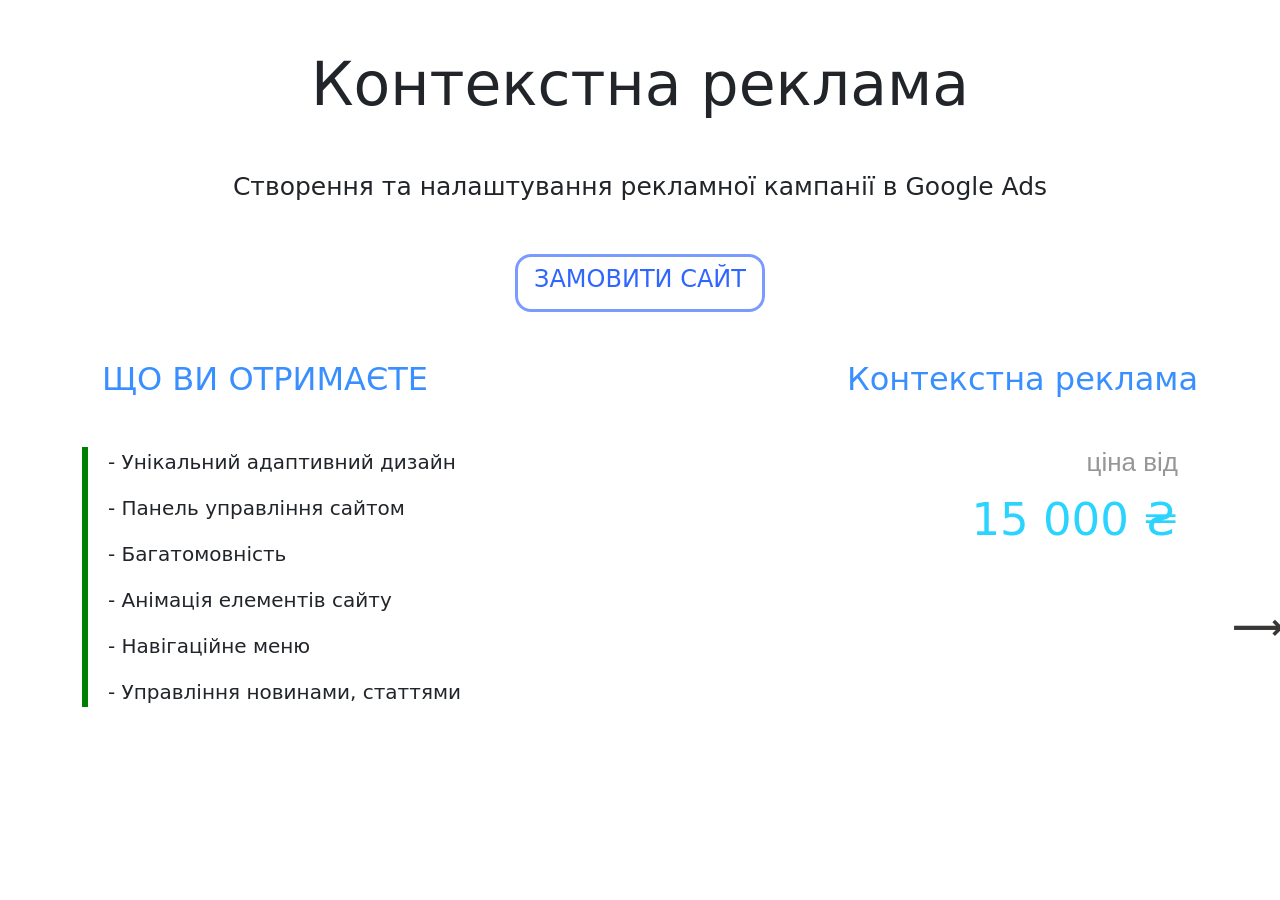
<file: href6.html>
<!DOCTYPE html>
<html lang="en">

<head>
    <meta charset="UTF-8">
    <meta http-equiv="X-UA-Compatible" content="IE=edge">
    <meta name="viewport" content="width=device-width, initial-scale=1.0">
    <link href="css/bootstrap.min.css" rel="stylesheet">
    <link rel="shortcut icon" href="img/favicon.ico" type="image/x-icon">
    <link rel="stylesheet" href="css/fontello.css">
    <link rel="stylesheet" href="css/style.css">
    <title>Document</title>
    <style>
        body {
            background: url(https://images.unsplash.com/photo-1579547621706-1a9c79d5c9f1?ixlib=rb-1.2.1&ixid=MnwxMjA3fDB8MHxwaG90by1wYWdlfHx8fGVufDB8fHx8&auto=format&fit=crop&w=1170&q=80) no-repeat;
            background-size: cover;
        }
        
        .vl {
            border-left: 6px solid green;
            padding: auto;
        }
        
        .vrr {
            border-right: 6px solid green;
            padding: auto;
        }
    </style>
</head>

<body>
    <div class="container">
        <b><h1 class="text-center mt-5 mb-5" style="font-size: 60px;">Контекстна реклама


        </h1></b>
        <p class="text-center" style="font-size: 25px;">Створення та налаштування рекламної кампанії в Google Ads




        </p>
        <p class="text-center  mb-5" style="font-size: 25px;"></p>
        <a href="#cost" class="btn btn_itd1 btn-lg mb-5 text-uppercase" data-bs-toggle="modal" data-bs-target="#exampleModal">
            <h4>Замовити сайт</h4>
        </a>
        <div class="row text-start">
            <div class="col-6">
                <h2 class="color6 mb-5">ЩО ВИ ОТРИМАЄТЕ</h2>
                <div class="vl">
                    <p>- Унікальний адаптивний дизайн</p>
                    <p>- Панель управління сайтом</p>
                    <p>- Багатомовність</p>
                    <p>- Анімація елементів сайту</p>
                    <p>- Навігаційне меню</p>
                    <p>- Управління новинами, статтями</p>
                </div>
                <a id="nextt" href="/index.html"><span class="arrow">&#10230;</span></a>
            </div>
            <div class="col-6 text-end ">
                <h2 class=" mb-5 color6">Контекстна реклама

                </h2>
                <h3 class="color4" style=" font-size: 26px; margin-right: 20px;">ціна від</h3>
                <p class="co12" style=" font-size: 45px; margin-right: 20px;"> 15 000 ₴</p>
                <h2 class="mb-5 " style="font-size: 18px; margin-right: 20px;">


            </div>

        </div>

        <div class="modal fade" id="exampleModal" tabindex="-1" aria-labelledby="exampleModalLabel" aria-hidden="true">
            <div class="modal-dialog">
                <div class="modal-content">
                    <div class="modal-header">
                        <h5 class="modal-title" id="exampleModalLabel">Замовити</h5>
                        <button type="button" class="btn-close" data-bs-dismiss="modal" aria-label="Close"></button>
                    </div>
 <div class="modal-body">

    <form class="row g-3">
        <div class="col-md-3">
          <label for="validationDefault01" class="form-label">Ім'я</label>
          <input type="text" placeholder="Іван" class="form-control" required autocomplete="off" id="validationDefault01" >
        </div>
        <div class="col-md-3">
          <label for="validationDefault02" class="form-label">Фамілія</label>
          <input type="text" class="form-control" required autocomplete="off" id="validationDefault02" placeholder="Репін" required>
        </div>
        <div class="col-md-6">
          <label for="validationDefaultUsername" class="form-label">Почта</label>
          <div class="input-group">
            <span class="input-group-text" id="inputGroupPrepend2">@</span>
            <input type="text" class="form-control" id="validationDefaultUsername" placeholder="user@gmail.com" required autocomplete="off"  aria-describedby="inputGroupPrepend2" required>
          </div>
        </div>
        <div class="col-md-6">
            <label for="validationDefault03" class="form-label">Номер телефона</label>
            <input type="tel" name="tel" 
            pattern="+380[0-9]{3}-[0-9]{3}" value="" required autocomplete="off"

            maxlength="13" inputmode="numeric" class="form-control" id="validationDefault03"  placeholder="+380 (12) 345-67-89">
          </div>

            <div class="modal-footer">
              <button type="button" class="btn btn-secondary" data-bs-dismiss="modal">Закрить</button>
              <button type="submit" class="btn btn-primary" >Підтвердить</button>
            </div>

            
 </div>
                </div>
            </div>
        </div>
    
        <script src="/js/bootstrap.bundle.min.js"></script>
    
        <script>
            var TxtType = function(el, toRotate, period) {
                this.toRotate = toRotate;
                this.el = el;
                this.loopNum = 0;
                this.period = parseInt(period, 10) || 2000;
                this.txt = '';
                this.tick();
                this.isDeleting = false;
            };
    
            TxtType.prototype.tick = function() {
                var i = this.loopNum % this.toRotate.length;
                var fullTxt = this.toRotate[i];
    
                if (this.isDeleting) {
                    this.txt = fullTxt.substring(0, this.txt.length - 1);
                } else {
                    this.txt = fullTxt.substring(0, this.txt.length + 1);
                }
    
                this.el.innerHTML = '<span class="wrap">' + this.txt + '</span>';
    
                var that = this;
                var delta = 200 - Math.random() * 100;
    
                if (this.isDeleting) {
                    delta /= 2;
                }
    
                if (!this.isDeleting && this.txt === fullTxt) {
                    delta = this.period;
                    this.isDeleting = true;
                } else if (this.isDeleting && this.txt === '') {
                    this.isDeleting = false;
                    this.loopNum++;
                    delta = 1000;
                }
    
                setTimeout(function() {
                    that.tick();
                }, delta);
            };
    
            window.onload = function() {
                var elements = document.getElementsByClassName('typewrite');
                for (var i = 0; i < elements.length; i++) {
                    var toRotate = elements[i].getAttribute('data-type');
                    var period = elements[i].getAttribute('data-period');
                    if (toRotate) {
                        new TxtType(elements[i], JSON.parse(toRotate), period);
                    }
                }
                // INJECT CSS
                var css = document.createElement("style");
                css.type = "text/css";
                css.innerHTML = ".typewrite > .wrap { border-right: 0.08em solid #fff}";
                document.body.appendChild(css);
            };
        </script>


</div>



</body>

</html>
</file>
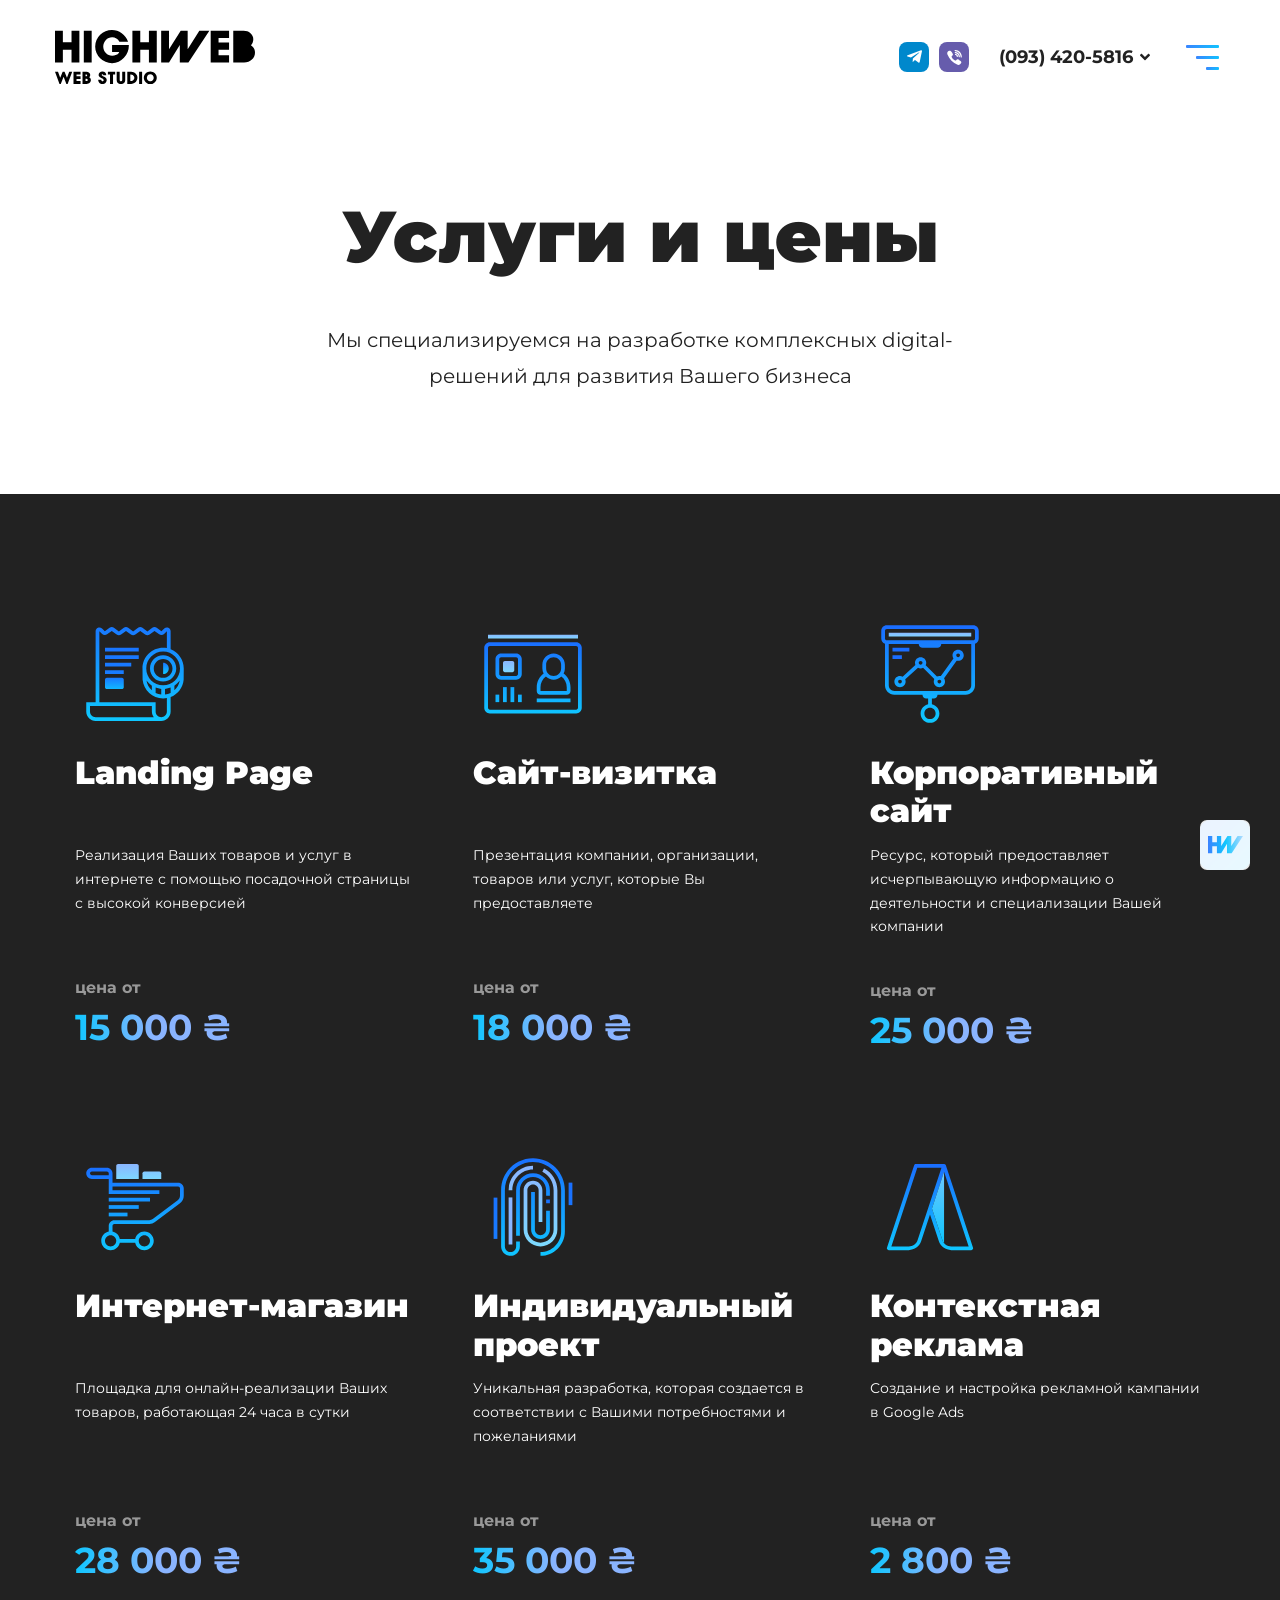
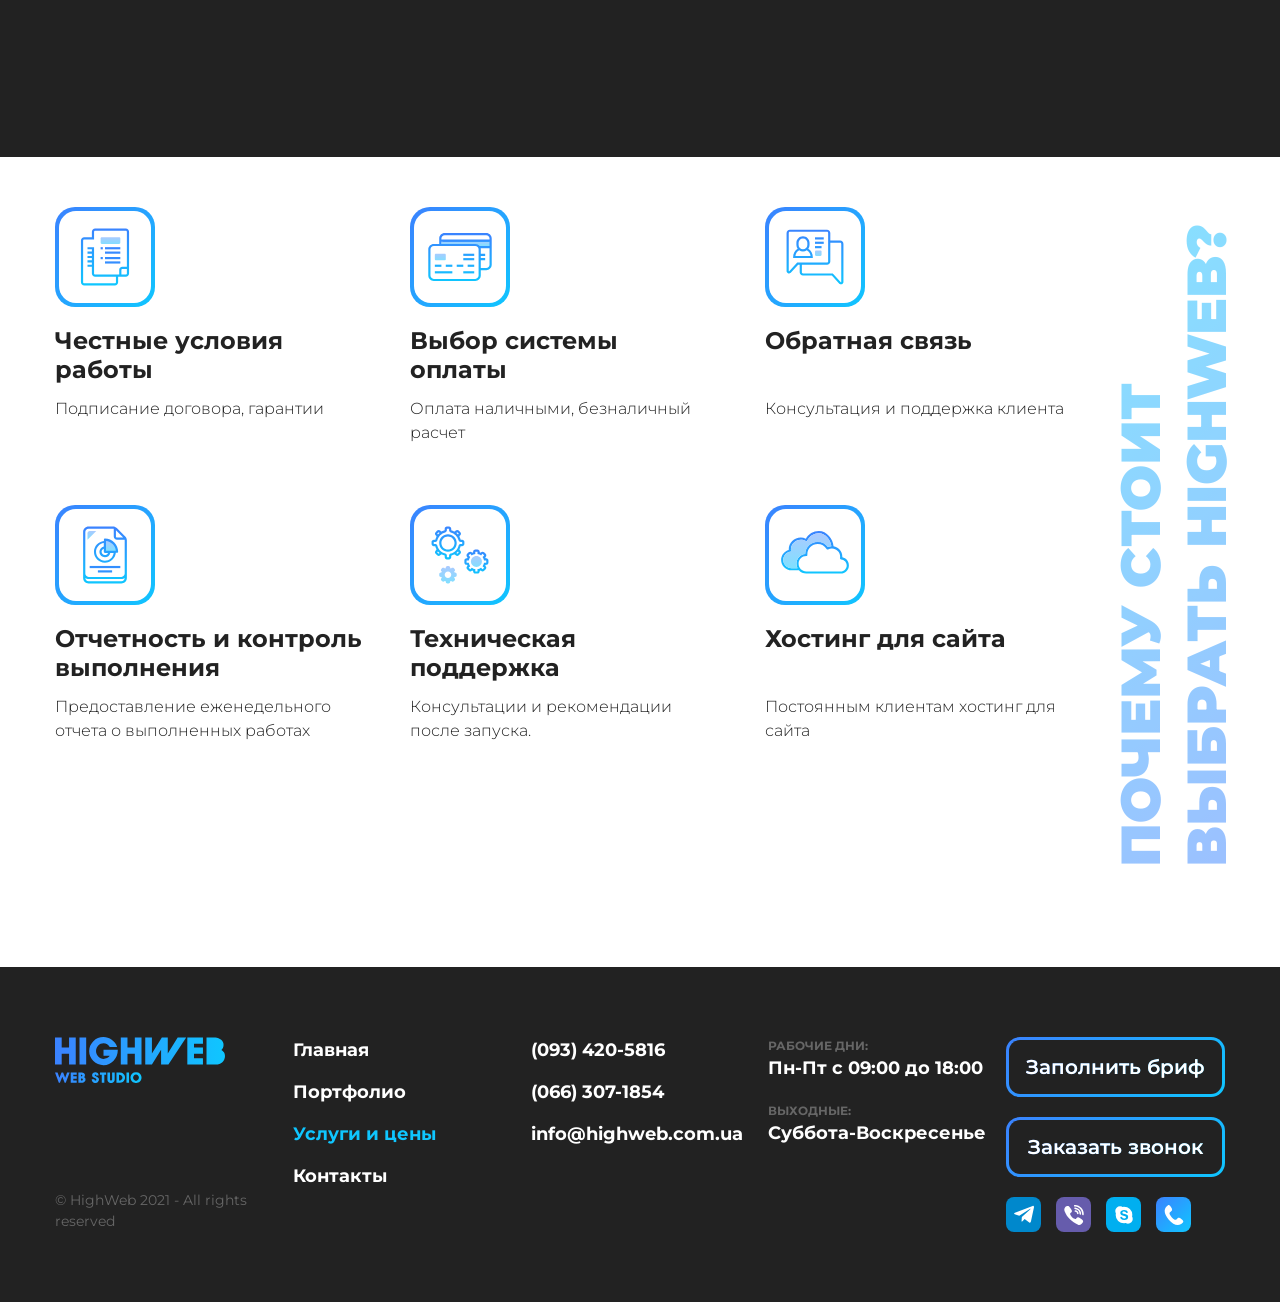
<file: img/Услуги и цены веб-студии Highweb.html>
<!DOCTYPE html>
<!-- saved from url=(0035)https://highweb.com.ua/ru/services/ -->
<html lang="ru">

<head>
    <meta http-equiv="Content-Type" content="text/html; charset=UTF-8">

    <script type="text/javascript" async="" src="./Услуги и цены веб-студии Highweb_files/analytics.js.Без названия"></script>
    <script async="" src="./Услуги и цены веб-студии Highweb_files/js"></script>
    <script>
        window.dataLayer = window.dataLayer || [];

        function gtag() {
            dataLayer.push(arguments);
        }
        gtag('js', new Date());
        gtag('config', 'UA-173074398-1');
    </script>


    <meta name="viewport" content="width=device-width, initial-scale=1">
    <meta property="og:image" content="/favicon.ico">

    <link href="https://highweb.com.ua/favicon.ico" rel="icon">
    <link rel="stylesheet" type="text/css" href="./Услуги и цены веб-студии Highweb_files/animate.min.css">
    <link rel="stylesheet" type="text/css" href="./Услуги и цены веб-студии Highweb_files/main.css">

    <script src="./Услуги и цены веб-студии Highweb_files/wow.min.js.Без названия"></script>
    <script>
        if (sessionStorage.getItem('load')) new WOW().init();
    </script>

    <meta name="robots" content="index, follow, max-image-preview:large, max-snippet:-1, max-video-preview:-1">
    <link rel="alternate" href="https://highweb.com.ua/services/" hreflang="uk">
    <link rel="alternate" href="https://highweb.com.ua/ru/services/" hreflang="ru">
    <link rel="alternate" href="https://highweb.com.ua/en/services/" hreflang="en">

    <!-- This site is optimized with the Yoast SEO plugin v17.5 - https://yoast.com/wordpress/plugins/seo/ -->
    <title>Услуги и цены веб-студии Highweb</title>
    <meta name="description" content="Веб-студия ⚡ Highweb ⚡ предоставляет услуги по разработке интернет-магазинов, корпоративных сайтов, landing pages, CRM-систем ☎️ (093) 420-5816 ☎️(066) 307-1854">
    <link rel="canonical" href="https://highweb.com.ua/ru/services/">
    <meta property="og:locale" content="ru_RU">
    <meta property="og:locale:alternate" content="uk_UA">
    <meta property="og:locale:alternate" content="en_GB">
    <meta property="og:type" content="article">
    <meta property="og:title" content="Услуги и цены веб-студии Highweb">
    <meta property="og:description" content="Веб-студия ⚡ Highweb ⚡ предоставляет услуги по разработке интернет-магазинов, корпоративных сайтов, landing pages, CRM-систем ☎️ (093) 420-5816 ☎️(066) 307-1854">
    <meta property="og:url" content="https://highweb.com.ua/ru/services/">
    <meta property="og:site_name" content="Highweb">
    <meta property="article:modified_time" content="2021-06-18T19:57:47+00:00">
    <meta name="twitter:card" content="summary_large_image">
    <script type="application/ld+json" class="yoast-schema-graph">
        {
            "@context": "https://schema.org",
            "@graph": [{
                "@type": "Organization",
                "@id": "https://highweb.com.ua/ru/#organization",
                "name": "Highweb",
                "url": "https://highweb.com.ua/ru/",
                "sameAs": [],
                "logo": {
                    "@type": "ImageObject",
                    "@id": "https://highweb.com.ua/ru/#logo",
                    "inLanguage": "ru-RU",
                    "url": "https://highweb.com.ua/wp-content/uploads/2021/06/organization.svg",
                    "contentUrl": "https://highweb.com.ua/wp-content/uploads/2021/06/organization.svg",
                    "caption": "Highweb"
                },
                "image": {
                    "@id": "https://highweb.com.ua/ru/#logo"
                }
            }, {
                "@type": "WebSite",
                "@id": "https://highweb.com.ua/ru/#website",
                "url": "https://highweb.com.ua/ru/",
                "name": "Highweb",
                "description": "\u0421\u043e\u0437\u0434\u0430\u043d\u0438\u0435 \u0438 \u0440\u0430\u0437\u0440\u0430\u0431\u043e\u0442\u043a\u0430 \u0441\u0430\u0439\u0442\u043e\u0432 \u0432 \u0423\u043a\u0440\u0430\u0438\u043d\u0435",
                "publisher": {
                    "@id": "https://highweb.com.ua/ru/#organization"
                },
                "potentialAction": [{
                    "@type": "SearchAction",
                    "target": {
                        "@type": "EntryPoint",
                        "urlTemplate": "https://highweb.com.ua/ru/?s={search_term_string}"
                    },
                    "query-input": "required name=search_term_string"
                }],
                "inLanguage": "ru-RU"
            }, {
                "@type": "WebPage",
                "@id": "https://highweb.com.ua/ru/services/#webpage",
                "url": "https://highweb.com.ua/ru/services/",
                "name": "\u0423\u0441\u043b\u0443\u0433\u0438 \u0438 \u0446\u0435\u043d\u044b \u0432\u0435\u0431-\u0441\u0442\u0443\u0434\u0438\u0438 Highweb",
                "isPartOf": {
                    "@id": "https://highweb.com.ua/ru/#website"
                },
                "datePublished": "2020-06-26T13:13:02+00:00",
                "dateModified": "2021-06-18T19:57:47+00:00",
                "description": "\u0412\u0435\u0431-\u0441\u0442\u0443\u0434\u0438\u044f \u26a1 Highweb \u26a1 \u043f\u0440\u0435\u0434\u043e\u0441\u0442\u0430\u0432\u043b\u044f\u0435\u0442 \u0443\u0441\u043b\u0443\u0433\u0438 \u043f\u043e \u0440\u0430\u0437\u0440\u0430\u0431\u043e\u0442\u043a\u0435 \u0438\u043d\u0442\u0435\u0440\u043d\u0435\u0442-\u043c\u0430\u0433\u0430\u0437\u0438\u043d\u043e\u0432, \u043a\u043e\u0440\u043f\u043e\u0440\u0430\u0442\u0438\u0432\u043d\u044b\u0445 \u0441\u0430\u0439\u0442\u043e\u0432, landing pages, CRM-\u0441\u0438\u0441\u0442\u0435\u043c \u260e\ufe0f (093) 420-5816 \u260e\ufe0f(066) 307-1854",
                "breadcrumb": {
                    "@id": "https://highweb.com.ua/ru/services/#breadcrumb"
                },
                "inLanguage": "ru-RU",
                "potentialAction": [{
                    "@type": "ReadAction",
                    "target": ["https://highweb.com.ua/ru/services/"]
                }]
            }, {
                "@type": "BreadcrumbList",
                "@id": "https://highweb.com.ua/ru/services/#breadcrumb",
                "itemListElement": [{
                    "@type": "ListItem",
                    "position": 1,
                    "name": "\u0413\u043b\u0430\u0432\u043d\u0430\u044f \u0441\u0442\u0440\u0430\u043d\u0438\u0446\u0430",
                    "item": "https://highweb.com.ua/ru/"
                }, {
                    "@type": "ListItem",
                    "position": 2,
                    "name": "\u0423\u0441\u043b\u0443\u0433\u0438 \u0438 \u0446\u0435\u043d\u044b"
                }]
            }]
        }
    </script>
    <!-- / Yoast SEO plugin. -->


    <link rel="https://api.w.org/" href="https://highweb.com.ua/wp-json/">
    <link rel="alternate" type="application/json" href="https://highweb.com.ua/wp-json/wp/v2/pages/66">
    <link rel="alternate" type="application/json+oembed" href="https://highweb.com.ua/wp-json/oembed/1.0/embed?url=https%3A%2F%2Fhighweb.com.ua%2Fru%2Fservices%2F">
    <link rel="alternate" type="text/xml+oembed" href="https://highweb.com.ua/wp-json/oembed/1.0/embed?url=https%3A%2F%2Fhighweb.com.ua%2Fru%2Fservices%2F&amp;format=xml">

</head>

<body class="loading loaded">

    <script>
        if (!sessionStorage.getItem('load')) document.body.classList.add('w-prl')
    </script>

    <div class="preloader">
        <div class="preloader__column"></div>
        <div class="preloader__column"></div>
        <div class="preloader__column"></div>
        <div class="preloader__column"></div>

        <div class="preloader__logo">
            <div class="preloader__logo--bg"></div>
            <svg class="preloader__logo--icon" id="preloader-icon" viewBox="0 0 450 75" xmlns="http://www.w3.org/2000/svg">
			<path d="m0 0h450v75h-450z" fill="none" stroke="none"></path>
			<path d="m37.18 1.49h17.69v71.57h-17.69v-28.83h-19.49v28.83h-17.69v-71.57h17.69v26.24h19.49zm27.63 71.57h17.7v-71.57h-17.7zm63.58-23.66h16.14a9.2 9.2 0 0 1 -2.53 3.78 17.29 17.29 0 0 1 -4.08 2.69 22.6 22.6 0 0 1 -9.44 2.18 18.33 18.33 0 0 1 -7.7-1.64 19.83 19.83 0 0 1 -6.32-4.47 21.79 21.79 0 0 1 -4.27-6.61 21.17 21.17 0 0 1 0-16.1 21.84 21.84 0 0 1 4.27-6.62 20.15 20.15 0 0 1 6.32-4.47 18.48 18.48 0 0 1 7.7-1.64 18.17 18.17 0 0 1 9.64 2.68 18.68 18.68 0 0 1 6.76 7.06h19.58a36.36 36.36 0 0 0 -5.76-10.73 40.67 40.67 0 0 0 -8.6-8.3 39.89 39.89 0 0 0 -10.39-5.32 34.7 34.7 0 0 0 -11.28-1.89 37.43 37.43 0 0 0 -14.76 2.93 38.69 38.69 0 0 0 -12.08 8 37.78 37.78 0 0 0 -8.15 11.83 35.56 35.56 0 0 0 -3 14.52 35.51 35.51 0 0 0 3 14.51 37.66 37.66 0 0 0 8.15 11.83 38.52 38.52 0 0 0 12.08 8 37.43 37.43 0 0 0 14.76 2.93 34.55 34.55 0 0 0 14.71-3.18 38 38 0 0 0 12-8.7 42.18 42.18 0 0 0 11.06-28.77h-37.81zm82.94-21.67h-19.48v-26.24h-17.69v71.57h17.69v-28.83h19.48v28.83h17.67v-71.57h-17.7zm87.18 15.71v-41.95h-15.71l-26.24 41.95v-41.95h-17.69v71.57h17.69l24.26-39.26v39.26h19.38l47.12-71.57h-22.57zm51.79 29.62h41.35v-16.5h-23.65v-12.13h23.66v-16.5h-23.66v-9.93h23.66v-16.51h-41.36zm98.9-27.78a19.72 19.72 0 0 0 -2.08-4.72 17.59 17.59 0 0 0 -3-3.68 21.88 21.88 0 0 0 -3.62-2.69 16.47 16.47 0 0 0 4.12-5.76 18.64 18.64 0 0 0 1.54-7.65 17.13 17.13 0 0 0 -1.69-7.51 18.56 18.56 0 0 0 -4.67-6.11 23.64 23.64 0 0 0 -7-4.13 23.3 23.3 0 0 0 -8.45-1.54h-23.26v71.57h24.16a27.72 27.72 0 0 0 9.94-1.74 24.43 24.43 0 0 0 7.81-4.72 21.59 21.59 0 0 0 5.12-7 21.06 21.06 0 0 0 1-14.36z"></path>
		</svg>
        </div>
    </div>

    <header class="header">
        <div class="container wow fadeIn" data-wow-delay=".1s" style="visibility: visible; animation-delay: 0.1s;">
            <div class="header-logo">
                <a href="https://highweb.com.ua/ru" class="header-logo__link"> <svg viewBox="0 0 450 121.82" xmlns="http://www.w3.org/2000/svg" xmlns:xlink="http://www.w3.org/1999/xlink"><lineargradient id="logocolor"><stop offset="0" stop-color="#3b82ff"></stop><stop offset="1" stop-color="#0fc6ff"></stop></lineargradient><g fill="url(#logocolor)"><path d="m41.6 93.73h15.9v6.34h-9.09v3.83h9.09v6.34h-9.09v4.66h9.09v6.35h-15.9zm38.79 16.84a7.47 7.47 0 0 1 .31 2.23 7.78 7.78 0 0 1 -.71 3.29 8.06 8.06 0 0 1 -2 2.67 9.3 9.3 0 0 1 -3 1.82 10.76 10.76 0 0 1 -3.82.67h-9.27v-27.52h8.94a9 9 0 0 1 5.92 2.18 7 7 0 0 1 1.8 2.35 6.64 6.64 0 0 1 .65 2.89 7.25 7.25 0 0 1 -.59 2.94 6.37 6.37 0 0 1 -1.62 2.21 8.89 8.89 0 0 1 1.4 1 6.66 6.66 0 0 1 1.16 1.41 7.54 7.54 0 0 1 .83 1.86zm-11.69-6.57h1.79a1.8 1.8 0 0 0 1.36-.59 2 2 0 0 0 .56-1.43 1.91 1.91 0 0 0 -1.92-1.92h-1.79zm5 8.49a2.4 2.4 0 0 0 -.74-1.78 2.43 2.43 0 0 0 -1.78-.75h-2.48v4.93h2.52a2.5 2.5 0 0 0 1.78-.7 2.26 2.26 0 0 0 .74-1.69zm39.68-5.6a14.77 14.77 0 0 0 -2.74-1.74l-2.64-1.35a14.76 14.76 0 0 1 -2.1-1.24 1.75 1.75 0 0 1 -.84-1.41 1.63 1.63 0 0 1 .47-1.15 1.53 1.53 0 0 1 1.13-.5 2.18 2.18 0 0 1 .67.1 1.31 1.31 0 0 1 .59.36 2 2 0 0 1 .44.74 3.8 3.8 0 0 1 .17 1.29h6.81a9.74 9.74 0 0 0 -.69-3.79 8.23 8.23 0 0 0 -1.86-2.77 7.54 7.54 0 0 0 -2.75-1.7 9.87 9.87 0 0 0 -3.38-.57 8.57 8.57 0 0 0 -6 2.35 8 8 0 0 0 -1.8 2.54 7.56 7.56 0 0 0 -.65 3.1 5.68 5.68 0 0 0 .83 3.19 7.36 7.36 0 0 0 2.08 2.08 16.93 16.93 0 0 0 2.69 1.45 28.25 28.25 0 0 1 2.7 1.32 7.91 7.91 0 0 1 2.08 1.64 3.56 3.56 0 0 1 .82 2.43 2.08 2.08 0 0 1 -.71 1.57 2.63 2.63 0 0 1 -1.85.65 2.48 2.48 0 0 1 -1.83-.9 4 4 0 0 1 -.84-2.81h-7a10.53 10.53 0 0 0 .78 4.11 10.17 10.17 0 0 0 2.09 3.17 9.26 9.26 0 0 0 3 2 9 9 0 0 0 3.53.72 10 10 0 0 0 3.8-.72 9.88 9.88 0 0 0 3.1-2 9.48 9.48 0 0 0 2.08-2.93 8.34 8.34 0 0 0 .77-3.53 6.38 6.38 0 0 0 -.84-3.35 9.12 9.12 0 0 0 -2.07-2.34zm5.61-6.83h4.78v21.18h6.8v-21.17h4.78v-6.34h-16.35zm32.3 12.54a2.9 2.9 0 0 1 -2.91 2.87 2.65 2.65 0 0 1 -2-.86 2.85 2.85 0 0 1 -.82-2v-18.88h-6.8v18.92a8.74 8.74 0 0 0 .74 3.57 9.47 9.47 0 0 0 2 2.91 9.8 9.8 0 0 0 3 2 9.65 9.65 0 0 0 3.73.72 10.18 10.18 0 0 0 3.82-.72 9.81 9.81 0 0 0 3.11-2 9.68 9.68 0 0 0 2.09-2.93 8.41 8.41 0 0 0 .76-3.57v-18.9h-6.8zm33-10.62a12.41 12.41 0 0 1 1.11 5.19 14.2 14.2 0 0 1 -1.07 5.51 13.92 13.92 0 0 1 -13 8.56h-8.67v-27.51h8.67a14.11 14.11 0 0 1 5.47 1.07 14.38 14.38 0 0 1 4.47 2.91 13.79 13.79 0 0 1 3.08 4.29zm-5.85 5.38a6.66 6.66 0 0 0 -.61-2.82 7.67 7.67 0 0 0 -7-4.48h-1.37v14.84h1.54a7.29 7.29 0 0 0 2.94-.59 7.49 7.49 0 0 0 2.39-1.6 7.41 7.41 0 0 0 1.59-2.39 7.64 7.64 0 0 0 .58-2.95zm10.78 13.88h6.8v-27.51h-6.8zm39.78-13.75a13.73 13.73 0 0 1 -1.15 5.58 14.55 14.55 0 0 1 -3.13 4.55 15.09 15.09 0 0 1 -4.63 3.07 14.25 14.25 0 0 1 -5.65 1.13 14.4 14.4 0 0 1 -5.68-1.13 14.69 14.69 0 0 1 -4.62-3.07 14.52 14.52 0 0 1 -3.12-4.55 14.11 14.11 0 0 1 0-11.16 14.52 14.52 0 0 1 3.12-4.55 14.72 14.72 0 0 1 4.62-3.08 14.39 14.39 0 0 1 5.68-1.12 14.25 14.25 0 0 1 5.65 1.12 15.12 15.12 0 0 1 4.63 3.08 14.55 14.55 0 0 1 3.13 4.55 13.73 13.73 0 0 1 1.15 5.58zm-6.92 0a8.17 8.17 0 0 0 -2.22-5.68 7.36 7.36 0 0 0 -5.42-2.31 7.13 7.13 0 0 0 -3 .63 7.47 7.47 0 0 0 -2.42 1.72 8.56 8.56 0 0 0 -1.65 2.54 8.18 8.18 0 0 0 0 6.2 8.56 8.56 0 0 0 1.65 2.54 7.62 7.62 0 0 0 2.42 1.72 7.29 7.29 0 0 0 5.93 0 7.62 7.62 0 0 0 2.42-1.72 8.56 8.56 0 0 0 1.65-2.54 8 8 0 0 0 .67-3.1zm-195.19.18-5.4-13.94h-4.24l-5.49 13.9-5-13.9h-6.76l10.11 27.52h2.89l6.33-16.16 6.27 16.16h2.83l10.28-27.52h-6.71z"></path><path d="m37.18 1.49h17.69v71.57h-17.69v-28.83h-19.49v28.83h-17.69v-71.57h17.69v26.24h19.49zm27.63 71.57h17.7v-71.57h-17.7zm63.58-23.66h16.14a9.2 9.2 0 0 1 -2.53 3.78 17.29 17.29 0 0 1 -4.08 2.69 22.6 22.6 0 0 1 -9.44 2.18 18.33 18.33 0 0 1 -7.7-1.64 19.83 19.83 0 0 1 -6.32-4.47 21.79 21.79 0 0 1 -4.27-6.61 21.17 21.17 0 0 1 0-16.1 21.84 21.84 0 0 1 4.27-6.62 20.15 20.15 0 0 1 6.32-4.47 18.48 18.48 0 0 1 7.7-1.64 18.17 18.17 0 0 1 9.64 2.68 18.68 18.68 0 0 1 6.76 7.06h19.58a36.36 36.36 0 0 0 -5.76-10.73 40.67 40.67 0 0 0 -8.6-8.3 39.89 39.89 0 0 0 -10.39-5.32 34.7 34.7 0 0 0 -11.28-1.89 37.43 37.43 0 0 0 -14.76 2.93 38.69 38.69 0 0 0 -12.08 8 37.78 37.78 0 0 0 -8.15 11.83 35.56 35.56 0 0 0 -3 14.52 35.51 35.51 0 0 0 3 14.51 37.66 37.66 0 0 0 8.15 11.83 38.52 38.52 0 0 0 12.08 8 37.43 37.43 0 0 0 14.76 2.93 34.55 34.55 0 0 0 14.71-3.18 38 38 0 0 0 12-8.7 42.18 42.18 0 0 0 11.06-28.77h-37.81zm82.94-21.67h-19.48v-26.24h-17.69v71.57h17.69v-28.83h19.48v28.83h17.67v-71.57h-17.7zm87.18 15.71v-41.95h-15.71l-26.24 41.95v-41.95h-17.69v71.57h17.69l24.26-39.26v39.26h19.38l47.12-71.57h-22.57zm51.79 29.62h41.35v-16.5h-23.65v-12.13h23.66v-16.5h-23.66v-9.93h23.66v-16.51h-41.36zm98.9-27.78a19.72 19.72 0 0 0 -2.08-4.72 17.59 17.59 0 0 0 -3-3.68 21.88 21.88 0 0 0 -3.62-2.69 16.47 16.47 0 0 0 4.12-5.76 18.64 18.64 0 0 0 1.54-7.65 17.13 17.13 0 0 0 -1.69-7.51 18.56 18.56 0 0 0 -4.67-6.11 23.64 23.64 0 0 0 -7-4.13 23.3 23.3 0 0 0 -8.45-1.54h-23.26v71.57h24.16a27.72 27.72 0 0 0 9.94-1.74 24.43 24.43 0 0 0 7.81-4.72 21.59 21.59 0 0 0 5.12-7 21.06 21.06 0 0 0 1-14.36z"></path></g></svg>                    </a>
            </div>

            <div class="header-contact">
                <div class="socials header-contact__socials">
                    <div class="social social--callback callback-btn">
                        <svg enable-background="new 0 0 25.625 25.625" viewBox="0 0 25.625 25.625" xmlns="http://www.w3.org/2000/svg">
						<path d="m22.079 17.835c-1.548-1.324-3.119-2.126-4.648-.804l-.913.799c-.668.58-1.91 3.29-6.712-2.234-4.801-5.517-1.944-6.376-1.275-6.951l.918-.8c1.521-1.325.947-2.993-.15-4.71l-.662-1.04c-1.102-1.713-2.302-2.838-3.827-1.515l-.824.72c-.674.491-2.558 2.087-3.015 5.119-.55 3.638 1.185 7.804 5.16 12.375 3.97 4.573 7.857 6.87 11.539 6.83 3.06-.033 4.908-1.675 5.486-2.272l.827-.721c1.521-1.322.576-2.668-.973-3.995z"></path>
					</svg>
                    </div>

                    <a href="tg://resolve?domain=andreyhebesh" class="social social--telegram">
                        <svg xmlns="http://www.w3.org/2000/svg" viewBox="0 0 448 512">
						<path d="M446.7 98.6l-67.6 318.8c-5.1 22.5-18.4 28.1-37.3 17.5l-103-75.9-49.7 47.8c-5.5 5.5-10.1 10.1-20.7 10.1l7.4-104.9 190.9-172.5c8.3-7.4-1.8-11.5-12.9-4.1L117.8 284 16.2 252.2c-22.1-6.9-22.5-22.1 4.6-32.7L418.2 66.4c18.4-6.9 34.5 4.1 28.5 32.2z"></path>
					</svg>
                    </a>

                    <a href="viber://chat?number=380934205816" class="social social--viber">
                        <svg viewBox="0 0 512.002 512.002" xmlns="http://www.w3.org/2000/svg">
						<g>
							<path d="m437.976 214.854c.615-72.186-60.866-138.361-137.051-147.512-1.515-.18-3.166-.453-4.913-.743-3.772-.625-7.672-1.267-11.607-1.267-15.614 0-19.788 10.968-20.887 17.51-1.069 6.36-.049 11.701 3.024 15.882 5.171 7.031 14.269 8.279 21.577 9.28 2.142.296 4.163.571 5.855.951 68.449 15.295 91.497 39.341 102.761 107.208.275 1.658.399 3.702.531 5.869.491 8.113 1.515 24.991 19.661 24.991h.002c1.511 0 3.134-.13 4.824-.388 16.898-2.568 16.368-17.996 16.114-25.409-.072-2.088-.14-4.063.037-5.376.046-.331.07-.664.072-.996z"></path>
							<path d="m279.974 40.846c2.027.146 3.947.286 5.545.531 112.4 17.286 164.091 70.54 178.416 183.819.243 1.926.281 4.274.321 6.761.143 8.85.437 27.262 20.21 27.643l.614.006c6.201 0 11.134-1.87 14.662-5.562 6.155-6.438 5.726-16.002 5.379-23.689-.084-1.886-.165-3.662-.145-5.217 1.429-115.855-98.856-220.912-214.607-224.818-.48-.016-.938.01-1.401.075-.227.033-.649.075-1.371.075-1.154 0-2.574-.1-4.08-.202-1.821-.125-3.885-.268-5.977-.268-18.434 0-21.938 13.102-22.386 20.912-1.034 18.051 16.428 19.321 24.82 19.934z"></path>
							<path d="m458.511 371.602c-2.39-1.825-4.861-3.714-7.174-5.578-12.272-9.876-25.328-18.979-37.955-27.783-2.62-1.825-5.241-3.652-7.852-5.484-16.174-11.361-30.715-16.882-44.453-16.882-18.504 0-34.636 10.224-47.951 30.384-5.899 8.938-13.056 13.283-21.876 13.283-5.215 0-11.142-1.488-17.612-4.425-52.207-23.674-89.486-59.972-110.803-107.886-10.305-23.158-6.964-38.295 11.172-50.615 10.299-6.99 29.469-20.003 28.111-44.922-1.538-28.298-63.976-113.445-90.284-123.115-11.138-4.096-22.841-4.134-34.846-.095-30.244 10.167-51.947 28.022-62.769 51.631-10.458 22.813-9.986 49.599 1.366 77.463 32.816 80.562 78.953 150.802 137.135 208.764 56.95 56.74 126.946 103.217 208.042 138.137 7.31 3.145 14.977 4.861 20.575 6.112 1.908.429 3.555.795 4.756 1.124.66.18 1.34.277 2.023.283l.641.003h.003c38.142 0 83.941-34.854 98.007-74.59 12.323-34.793-10.177-51.991-28.256-65.809z"></path>
							<path d="m296.845 132.872c-6.53.165-20.121.502-24.889 14.344-2.231 6.468-1.964 12.084.795 16.692 4.048 6.761 11.805 8.833 18.86 9.97 25.586 4.106 38.726 18.254 41.354 44.522 1.221 12.248 9.469 20.801 20.059 20.801h.002c.782 0 1.582-.046 2.379-.143 12.736-1.515 18.911-10.873 18.353-27.81.204-17.677-9.047-37.745-24.781-53.73-15.79-16.034-34.821-25.064-52.132-24.646z"></path>
						</g>
					</svg>
                    </a>
                </div>

                <div class="header-contact__phones">
                    <div class="header-contact__phones--active">
                        <a href="tel:+380934205816">(093) 420-5816</a>
                        <svg xmlns="http://www.w3.org/2000/svg" viewBox="0 0 320 512">
						<path d="M143 352.3L7 216.3c-9.4-9.4-9.4-24.6 0-33.9l22.6-22.6c9.4-9.4 24.6-9.4 33.9 0l96.4 96.4 96.4-96.4c9.4-9.4 24.6-9.4 33.9 0l22.6 22.6c9.4 9.4 9.4 24.6 0 33.9l-136 136c-9.2 9.4-24.4 9.4-33.8 0z"></path>
					</svg>
                    </div>

                    <div class="header-contact__phones--hidden">
                        <a href="tel:+380663071854">(066) 307-1854</a>
                    </div>
                </div>

                <div class="header-contact__burger">
                    <span></span>
                    <span></span>
                    <span></span>
                </div>
            </div>
        </div>

        <div class="header-menu">
            <div class="container">
                <div class="header-menu__close">
                    <span></span>
                    <span></span>
                </div>

                <div class="header-menu__language">

                    <a href="https://highweb.com.ua/services/">UA</a>
                    <span>RU</span>
                    <a href="https://highweb.com.ua/en/services/">EN</a>
                </div>

                <div class="header-menu__content">
                    <div class="header-menu__contact">
                        <div class="header-menu__contact--link">
                            <a href="tel:+380934205816">(093) 420-5816</a>
                        </div>
                        <div class="header-menu__contact--link">
                            <a href="tel:+380663071854">(066) 307-1854</a>
                        </div>
                        <div class="header-menu__contact--link">
                            <a href="mailto:info@highweb.com.ua">info@highweb.com.ua</a>
                        </div>

                        <div class="header-menu__contact--title">Рабочие дни:</div>
                        <div class="header-menu__contact--text">Пн-Пт с 09:00 до 18:00</div>

                        <div class="header-menu__contact--title">Выходные:</div>
                        <div class="header-menu__contact--text">Суббота-Воскресенье</div>
                    </div>

                    <div class="header-menu__nav">
                        <ul id="menu-main-menu-ru" class="menu">
                            <li id="menu-item-1557" class="menu-item menu-item-type-post_type menu-item-object-page menu-item-home menu-item-1557"><a href="https://highweb.com.ua/ru/">Главная</a></li>
                            <li id="menu-item-73" class="menu-item menu-item-type-post_type menu-item-object-page menu-item-73"><a href="https://highweb.com.ua/ru/portfolio/">Портфолио</a></li>
                            <li id="menu-item-72" class="menu-item menu-item-type-post_type menu-item-object-page current-menu-item page_item page-item-66 current_page_item menu-item-72"><span>Услуги и цены</span></li>
                            <li id="menu-item-164" class="menu-item menu-item-type-post_type menu-item-object-page menu-item-164"><a href="https://highweb.com.ua/ru/contacts/">Контакты</a></li>
                        </ul>
                    </div>
                </div>

                <div class="header-menu__socials socials">
                    <a href="tg://resolve?domain=andreyhebesh" class="social social--telegram">
                        <svg xmlns="http://www.w3.org/2000/svg" viewBox="0 0 448 512">
						<path d="M446.7 98.6l-67.6 318.8c-5.1 22.5-18.4 28.1-37.3 17.5l-103-75.9-49.7 47.8c-5.5 5.5-10.1 10.1-20.7 10.1l7.4-104.9 190.9-172.5c8.3-7.4-1.8-11.5-12.9-4.1L117.8 284 16.2 252.2c-22.1-6.9-22.5-22.1 4.6-32.7L418.2 66.4c18.4-6.9 34.5 4.1 28.5 32.2z"></path>
					</svg>
                    </a>

                    <a href="viber://chat?number=380934205816" class="social social--viber">
                        <svg viewBox="0 0 512.002 512.002" xmlns="http://www.w3.org/2000/svg">
						<g>
							<path d="m437.976 214.854c.615-72.186-60.866-138.361-137.051-147.512-1.515-.18-3.166-.453-4.913-.743-3.772-.625-7.672-1.267-11.607-1.267-15.614 0-19.788 10.968-20.887 17.51-1.069 6.36-.049 11.701 3.024 15.882 5.171 7.031 14.269 8.279 21.577 9.28 2.142.296 4.163.571 5.855.951 68.449 15.295 91.497 39.341 102.761 107.208.275 1.658.399 3.702.531 5.869.491 8.113 1.515 24.991 19.661 24.991h.002c1.511 0 3.134-.13 4.824-.388 16.898-2.568 16.368-17.996 16.114-25.409-.072-2.088-.14-4.063.037-5.376.046-.331.07-.664.072-.996z"></path>
							<path d="m279.974 40.846c2.027.146 3.947.286 5.545.531 112.4 17.286 164.091 70.54 178.416 183.819.243 1.926.281 4.274.321 6.761.143 8.85.437 27.262 20.21 27.643l.614.006c6.201 0 11.134-1.87 14.662-5.562 6.155-6.438 5.726-16.002 5.379-23.689-.084-1.886-.165-3.662-.145-5.217 1.429-115.855-98.856-220.912-214.607-224.818-.48-.016-.938.01-1.401.075-.227.033-.649.075-1.371.075-1.154 0-2.574-.1-4.08-.202-1.821-.125-3.885-.268-5.977-.268-18.434 0-21.938 13.102-22.386 20.912-1.034 18.051 16.428 19.321 24.82 19.934z"></path>
							<path d="m458.511 371.602c-2.39-1.825-4.861-3.714-7.174-5.578-12.272-9.876-25.328-18.979-37.955-27.783-2.62-1.825-5.241-3.652-7.852-5.484-16.174-11.361-30.715-16.882-44.453-16.882-18.504 0-34.636 10.224-47.951 30.384-5.899 8.938-13.056 13.283-21.876 13.283-5.215 0-11.142-1.488-17.612-4.425-52.207-23.674-89.486-59.972-110.803-107.886-10.305-23.158-6.964-38.295 11.172-50.615 10.299-6.99 29.469-20.003 28.111-44.922-1.538-28.298-63.976-113.445-90.284-123.115-11.138-4.096-22.841-4.134-34.846-.095-30.244 10.167-51.947 28.022-62.769 51.631-10.458 22.813-9.986 49.599 1.366 77.463 32.816 80.562 78.953 150.802 137.135 208.764 56.95 56.74 126.946 103.217 208.042 138.137 7.31 3.145 14.977 4.861 20.575 6.112 1.908.429 3.555.795 4.756 1.124.66.18 1.34.277 2.023.283l.641.003h.003c38.142 0 83.941-34.854 98.007-74.59 12.323-34.793-10.177-51.991-28.256-65.809z"></path>
							<path d="m296.845 132.872c-6.53.165-20.121.502-24.889 14.344-2.231 6.468-1.964 12.084.795 16.692 4.048 6.761 11.805 8.833 18.86 9.97 25.586 4.106 38.726 18.254 41.354 44.522 1.221 12.248 9.469 20.801 20.059 20.801h.002c.782 0 1.582-.046 2.379-.143 12.736-1.515 18.911-10.873 18.353-27.81.204-17.677-9.047-37.745-24.781-53.73-15.79-16.034-34.821-25.064-52.132-24.646z"></path>
						</g>
					</svg>
                    </a>

                    <a href="skype:hebesh1?call" class="social social--skype">
                        <svg viewBox="0 0 48 48" xmlns="http://www.w3.org/2000/svg">
						<path d="m24 4a20 20 0 1 0 0 40 20 20 0 1 0 0-40z"></path>
						<path d="m33.5 22a11.5 11.5 0 1 0 0 23 11.5 11.5 0 1 0 0-23zm-19-19a11.5 11.5 0 1 0 0 23 11.5 11.5 0 1 0 0-23z"></path>
						<path d="m24.602 36c-6.602 0-9.602-3.301-9.602-5.801 0-1.301.898-2.199 2.199-2.199 2.801 0 2.102 4.102 7.402 4.102 2.699 0 4.199-1.5 4.199-3 0-.902-.402-1.902-2.199-2.402l-5.902-1.5c-4.699-1.2-5.597-3.802-5.597-6.302 0-5.098 4.699-6.898 9.098-6.898 4.101 0 8.8 2.199 8.8 5.199 0 1.301-1 2.102-2.301 2.102-2.398 0-2-3.402-6.801-3.402-2.398 0-3.797 1.102-3.797 2.703 0 1.598 1.898 2.098 3.598 2.5l4.402 1c4.797 1.097 5.899 3.898 5.899 6.597-.102 4.199-3.102 7.301-9.398 7.301z" fill="#00aff0" class="social--skype__path"></path>
					</svg>
                    </a>

                    <div class="social social--callback callback-btn">
                        <svg enable-background="new 0 0 25.625 25.625" viewBox="0 0 25.625 25.625" xmlns="http://www.w3.org/2000/svg">
						<path d="m22.079 17.835c-1.548-1.324-3.119-2.126-4.648-.804l-.913.799c-.668.58-1.91 3.29-6.712-2.234-4.801-5.517-1.944-6.376-1.275-6.951l.918-.8c1.521-1.325.947-2.993-.15-4.71l-.662-1.04c-1.102-1.713-2.302-2.838-3.827-1.515l-.824.72c-.674.491-2.558 2.087-3.015 5.119-.55 3.638 1.185 7.804 5.16 12.375 3.97 4.573 7.857 6.87 11.539 6.83 3.06-.033 4.908-1.675 5.486-2.272l.827-.721c1.521-1.322.576-2.668-.973-3.995z"></path>
					</svg>
                    </div>
                </div>

                <div class="header-menu__copyright">© HighWeb 2021 - All rights reserved</div>
            </div>
        </div>
    </header>

    <div class="wrapper">


        <div class="services-body">
            <div class="container">
                <div class="services-head">
                    <h1 class="services-head__title wow fadeIn" data-wow-delay=".2s" style="visibility: visible; animation-delay: 0.2s;">Услуги и цены</h1>
                    <div class="services-head__description wow fadeIn" data-wow-delay=".3s" style="visibility: visible; animation-delay: 0.3s;">
                        <p>Мы специализируемся на разработке комплексных digital-решений для развития Вашего бизнеса</p>
                    </div>
                </div>
            </div>

            <div class="services-list">
                <div class="container">
                    <!-- <div class="services-list__title wow fadeInUp">Мы создаем</div> -->
                    <div class="services-list__items">
                        <div class="service-item">
                            <a href="https://highweb.com.ua/ru/services/landing-page/" class="service-item__link">
                                <span class="service-item__icon wow fadeInUp" data-wow-delay=".1s" style="visibility: visible; animation-delay: 0.1s;">
								<img decoding="async" loading="lazy" alt="Landing Page" title="Landing Page" src="./Услуги и цены веб-студии Highweb_files/landing.svg">
							</span>

                                <span class="service-item__name wow fadeInUp" data-wow-delay=".2s" style="visibility: visible; animation-delay: 0.2s;">Landing Page</span>
                                <span class="service-item__desc wow fadeInUp" data-wow-delay=".4s" style="visibility: visible; animation-delay: 0.4s;">Реализация Ваших товаров и услуг в интернете с помощью посадочной страницы с высокой конверсией</span>
                                <span class="service-item__price wow fadeInUp" data-wow-delay=".3s" style="visibility: visible; animation-delay: 0.3s; animation-name: fadeInUp;">
								<span class="text">цена от</span>
                                <span class="price">15 000 ₴</span>
                                </span>
                            </a>
                        </div>
                        <div class="service-item">
                            <a href="https://highweb.com.ua/ru/services/business-card-website/" class="service-item__link">
                                <span class="service-item__icon wow fadeInUp" data-wow-delay=".1s" style="visibility: visible; animation-delay: 0.1s;">
								<img decoding="async" loading="lazy" alt="Сайт-визитка" title="Сайт-визитка" src="./Услуги и цены веб-студии Highweb_files/business-card.svg">
							</span>

                                <span class="service-item__name wow fadeInUp" data-wow-delay=".2s" style="visibility: visible; animation-delay: 0.2s;">Сайт-визитка</span>
                                <span class="service-item__desc wow fadeInUp" data-wow-delay=".4s" style="visibility: visible; animation-delay: 0.4s;">Презентация компании, организации, товаров или услуг, которые Вы предоставляете</span>
                                <span class="service-item__price wow fadeInUp" data-wow-delay=".3s" style="visibility: visible; animation-delay: 0.3s; animation-name: fadeInUp;">
								<span class="text">цена от</span>
                                <span class="price">18 000 ₴</span>
                                </span>
                            </a>
                        </div>
                        <div class="service-item">
                            <a href="https://highweb.com.ua/ru/services/corporate-website/" class="service-item__link">
                                <span class="service-item__icon wow fadeInUp" data-wow-delay=".1s" style="visibility: visible; animation-delay: 0.1s;">
								<img decoding="async" loading="lazy" alt="Корпоративный сайт" title="Корпоративный сайт" src="./Услуги и цены веб-студии Highweb_files/corporate.svg">
							</span>

                                <span class="service-item__name wow fadeInUp" data-wow-delay=".2s" style="visibility: visible; animation-delay: 0.2s;">Корпоративный сайт</span>
                                <span class="service-item__desc wow fadeInUp" data-wow-delay=".4s" style="visibility: visible; animation-delay: 0.4s;">Ресурс, который предоставляет исчерпывающую информацию о деятельности и специализации Вашей компании</span>
                                <span class="service-item__price wow fadeInUp" data-wow-delay=".3s" style="visibility: visible; animation-delay: 0.3s; animation-name: fadeInUp;">
								<span class="text">цена от</span>
                                <span class="price">25 000 ₴</span>
                                </span>
                            </a>
                        </div>
                        <div class="service-item">
                            <a href="https://highweb.com.ua/ru/services/online-store/" class="service-item__link">
                                <span class="service-item__icon wow fadeInUp" data-wow-delay=".1s" style="visibility: visible; animation-delay: 0.1s; animation-name: fadeInUp;">
								<img decoding="async" loading="lazy" alt="Интернет-магазин" title="Интернет-магазин" src="./Услуги и цены веб-студии Highweb_files/online-store.svg">
							</span>

                                <span class="service-item__name wow fadeInUp" data-wow-delay=".2s" style="visibility: visible; animation-delay: 0.2s;">Интернет-магазин</span>
                                <span class="service-item__desc wow fadeInUp" data-wow-delay=".4s" style="visibility: visible; animation-delay: 0.4s;">Площадка для онлайн-реализации Ваших товаров, работающая 24 часа в сутки</span>
                                <span class="service-item__price wow fadeInUp" data-wow-delay=".3s" style="visibility: visible; animation-delay: 0.3s; animation-name: fadeInUp;">
								<span class="text">цена от</span>
                                <span class="price">28 000 ₴</span>
                                </span>
                            </a>
                        </div>
                        <div class="service-item">
                            <a href="https://highweb.com.ua/ru/services/individual-project/" class="service-item__link">
                                <span class="service-item__icon wow fadeInUp" data-wow-delay=".1s" style="visibility: visible; animation-delay: 0.1s; animation-name: fadeInUp;">
								<img decoding="async" loading="lazy" alt="Индивидуальный проект" title="Индивидуальный проект" src="./Услуги и цены веб-студии Highweb_files/individual.svg">
							</span>

                                <span class="service-item__name wow fadeInUp" data-wow-delay=".2s" style="visibility: visible; animation-delay: 0.2s;">Индивидуальный проект</span>
                                <span class="service-item__desc wow fadeInUp" data-wow-delay=".4s" style="visibility: visible; animation-delay: 0.4s;">Уникальная разработка, которая создается в соответствии с Вашими потребностями и пожеланиями</span>
                                <span class="service-item__price wow fadeInUp" data-wow-delay=".3s" style="visibility: visible; animation-delay: 0.3s; animation-name: fadeInUp;">
								<span class="text">цена от</span>
                                <span class="price">35 000 ₴</span>
                                </span>
                            </a>
                        </div>
                        <div class="service-item">
                            <a href="https://highweb.com.ua/ru/services/ppc/" class="service-item__link">
                                <span class="service-item__icon wow fadeInUp" data-wow-delay=".1s" style="visibility: visible; animation-delay: 0.1s; animation-name: fadeInUp;">
								<img decoding="async" loading="lazy" alt="Контекстная реклама" title="Контекстная реклама" src="./Услуги и цены веб-студии Highweb_files/adwords.svg">
							</span>

                                <span class="service-item__name wow fadeInUp" data-wow-delay=".2s" style="visibility: visible; animation-delay: 0.2s;">Контекстная реклама</span>
                                <span class="service-item__desc wow fadeInUp" data-wow-delay=".4s" style="visibility: visible; animation-delay: 0.4s;">Создание и настройка рекламной кампании в Google Ads</span>
                                <span class="service-item__price wow fadeInUp" data-wow-delay=".3s" style="visibility: visible; animation-delay: 0.3s; animation-name: fadeInUp;">
								<span class="text">цена от</span>
                                <span class="price">2 800 ₴</span>
                                </span>
                            </a>
                        </div>
                    </div>
                </div>
            </div>
            <div class="features">
                <div class="container">
                    <div class="features__title wow fadeIn" style="visibility: visible;">
                        <span>Почему стоит<br>выбрать HIGHWEB?</span>
                    </div>
                    <div class="features__items">
                        <div class="feature wow fadeInUp" data-wow-delay=".1s" style="visibility: visible; animation-delay: 0.1s;">
                            <div class="feature__icon">
                                <img decoding="async" loading="lazy" alt="Честные условия работы" title="Честные условия работы" src="./Услуги и цены веб-студии Highweb_files/feature1.svg">
                            </div>

                            <div class="feature__title">Честные условия работы</div>
                            <div class="feature__description">Подписание договора, гарантии</div>
                        </div>
                        <div class="feature wow fadeInUp" data-wow-delay=".2s" style="visibility: visible; animation-delay: 0.2s;">
                            <div class="feature__icon">
                                <img decoding="async" loading="lazy" alt="Выбор системы оплаты" title="Выбор системы оплаты" src="./Услуги и цены веб-студии Highweb_files/feature2.svg">
                            </div>

                            <div class="feature__title">Выбор системы оплаты</div>
                            <div class="feature__description">Оплата наличными, безналичный расчет</div>
                        </div>
                        <div class="feature wow fadeInUp" data-wow-delay=".3s" style="visibility: visible; animation-delay: 0.3s;">
                            <div class="feature__icon">
                                <img decoding="async" loading="lazy" alt="Обратная связь" title="Обратная связь" src="./Услуги и цены веб-студии Highweb_files/feature3.svg">
                            </div>

                            <div class="feature__title">Обратная связь</div>
                            <div class="feature__description">Консультация и поддержка клиента</div>
                        </div>
                        <div class="feature wow fadeInUp" data-wow-delay=".4s" style="visibility: visible; animation-delay: 0.4s; animation-name: fadeInUp;">
                            <div class="feature__icon">
                                <img decoding="async" loading="lazy" alt="Отчетность и контроль выполнения" title="Отчетность и контроль выполнения" src="./Услуги и цены веб-студии Highweb_files/feature4.svg">
                            </div>

                            <div class="feature__title">Отчетность и контроль выполнения</div>
                            <div class="feature__description">Предоставление еженедельного отчета о выполненных работах</div>
                        </div>
                        <div class="feature wow fadeInUp" data-wow-delay=".5s" style="visibility: visible; animation-delay: 0.5s; animation-name: fadeInUp;">
                            <div class="feature__icon">
                                <img decoding="async" loading="lazy" alt="Техническая поддержка" title="Техническая поддержка" src="./Услуги и цены веб-студии Highweb_files/feature5.svg">
                            </div>

                            <div class="feature__title">Техническая поддержка</div>
                            <div class="feature__description">Консультации и рекомендации после запуска.</div>
                        </div>
                        <div class="feature wow fadeInUp" data-wow-delay=".6s" style="visibility: visible; animation-delay: 0.6s; animation-name: fadeInUp;">
                            <div class="feature__icon">
                                <img decoding="async" loading="lazy" alt="Хостинг для сайта" title="Хостинг для сайта" src="./Услуги и цены веб-студии Highweb_files/feature6.svg">
                            </div>

                            <div class="feature__title">Хостинг для сайта</div>
                            <div class="feature__description">Постоянным клиентам хостинг для сайта</div>
                        </div>
                    </div>
                    <div class="features__button wow fadeInUp" data-wow-delay=".8s" style="visibility: hidden; animation-delay: 0.8s; animation-name: none;">
                        <div class="button callback-btn" data-title="Заказать сайт">
                            <span>Заказать сайт</span>
                        </div>
                    </div>
                </div>
            </div>
        </div>

    </div>
    <footer class="footer">
        <div class="container">
            <div class="footer-column footer-column--logo">
                <div class="footer-column__logo">
                    <svg viewBox="0 0 450 121.82" xmlns="http://www.w3.org/2000/svg" xmlns:xlink="http://www.w3.org/1999/xlink"><lineargradient id="logocolor"><stop offset="0" stop-color="#3b82ff"></stop><stop offset="1" stop-color="#0fc6ff"></stop></lineargradient><g fill="url(#logocolor)"><path d="m41.6 93.73h15.9v6.34h-9.09v3.83h9.09v6.34h-9.09v4.66h9.09v6.35h-15.9zm38.79 16.84a7.47 7.47 0 0 1 .31 2.23 7.78 7.78 0 0 1 -.71 3.29 8.06 8.06 0 0 1 -2 2.67 9.3 9.3 0 0 1 -3 1.82 10.76 10.76 0 0 1 -3.82.67h-9.27v-27.52h8.94a9 9 0 0 1 5.92 2.18 7 7 0 0 1 1.8 2.35 6.64 6.64 0 0 1 .65 2.89 7.25 7.25 0 0 1 -.59 2.94 6.37 6.37 0 0 1 -1.62 2.21 8.89 8.89 0 0 1 1.4 1 6.66 6.66 0 0 1 1.16 1.41 7.54 7.54 0 0 1 .83 1.86zm-11.69-6.57h1.79a1.8 1.8 0 0 0 1.36-.59 2 2 0 0 0 .56-1.43 1.91 1.91 0 0 0 -1.92-1.92h-1.79zm5 8.49a2.4 2.4 0 0 0 -.74-1.78 2.43 2.43 0 0 0 -1.78-.75h-2.48v4.93h2.52a2.5 2.5 0 0 0 1.78-.7 2.26 2.26 0 0 0 .74-1.69zm39.68-5.6a14.77 14.77 0 0 0 -2.74-1.74l-2.64-1.35a14.76 14.76 0 0 1 -2.1-1.24 1.75 1.75 0 0 1 -.84-1.41 1.63 1.63 0 0 1 .47-1.15 1.53 1.53 0 0 1 1.13-.5 2.18 2.18 0 0 1 .67.1 1.31 1.31 0 0 1 .59.36 2 2 0 0 1 .44.74 3.8 3.8 0 0 1 .17 1.29h6.81a9.74 9.74 0 0 0 -.69-3.79 8.23 8.23 0 0 0 -1.86-2.77 7.54 7.54 0 0 0 -2.75-1.7 9.87 9.87 0 0 0 -3.38-.57 8.57 8.57 0 0 0 -6 2.35 8 8 0 0 0 -1.8 2.54 7.56 7.56 0 0 0 -.65 3.1 5.68 5.68 0 0 0 .83 3.19 7.36 7.36 0 0 0 2.08 2.08 16.93 16.93 0 0 0 2.69 1.45 28.25 28.25 0 0 1 2.7 1.32 7.91 7.91 0 0 1 2.08 1.64 3.56 3.56 0 0 1 .82 2.43 2.08 2.08 0 0 1 -.71 1.57 2.63 2.63 0 0 1 -1.85.65 2.48 2.48 0 0 1 -1.83-.9 4 4 0 0 1 -.84-2.81h-7a10.53 10.53 0 0 0 .78 4.11 10.17 10.17 0 0 0 2.09 3.17 9.26 9.26 0 0 0 3 2 9 9 0 0 0 3.53.72 10 10 0 0 0 3.8-.72 9.88 9.88 0 0 0 3.1-2 9.48 9.48 0 0 0 2.08-2.93 8.34 8.34 0 0 0 .77-3.53 6.38 6.38 0 0 0 -.84-3.35 9.12 9.12 0 0 0 -2.07-2.34zm5.61-6.83h4.78v21.18h6.8v-21.17h4.78v-6.34h-16.35zm32.3 12.54a2.9 2.9 0 0 1 -2.91 2.87 2.65 2.65 0 0 1 -2-.86 2.85 2.85 0 0 1 -.82-2v-18.88h-6.8v18.92a8.74 8.74 0 0 0 .74 3.57 9.47 9.47 0 0 0 2 2.91 9.8 9.8 0 0 0 3 2 9.65 9.65 0 0 0 3.73.72 10.18 10.18 0 0 0 3.82-.72 9.81 9.81 0 0 0 3.11-2 9.68 9.68 0 0 0 2.09-2.93 8.41 8.41 0 0 0 .76-3.57v-18.9h-6.8zm33-10.62a12.41 12.41 0 0 1 1.11 5.19 14.2 14.2 0 0 1 -1.07 5.51 13.92 13.92 0 0 1 -13 8.56h-8.67v-27.51h8.67a14.11 14.11 0 0 1 5.47 1.07 14.38 14.38 0 0 1 4.47 2.91 13.79 13.79 0 0 1 3.08 4.29zm-5.85 5.38a6.66 6.66 0 0 0 -.61-2.82 7.67 7.67 0 0 0 -7-4.48h-1.37v14.84h1.54a7.29 7.29 0 0 0 2.94-.59 7.49 7.49 0 0 0 2.39-1.6 7.41 7.41 0 0 0 1.59-2.39 7.64 7.64 0 0 0 .58-2.95zm10.78 13.88h6.8v-27.51h-6.8zm39.78-13.75a13.73 13.73 0 0 1 -1.15 5.58 14.55 14.55 0 0 1 -3.13 4.55 15.09 15.09 0 0 1 -4.63 3.07 14.25 14.25 0 0 1 -5.65 1.13 14.4 14.4 0 0 1 -5.68-1.13 14.69 14.69 0 0 1 -4.62-3.07 14.52 14.52 0 0 1 -3.12-4.55 14.11 14.11 0 0 1 0-11.16 14.52 14.52 0 0 1 3.12-4.55 14.72 14.72 0 0 1 4.62-3.08 14.39 14.39 0 0 1 5.68-1.12 14.25 14.25 0 0 1 5.65 1.12 15.12 15.12 0 0 1 4.63 3.08 14.55 14.55 0 0 1 3.13 4.55 13.73 13.73 0 0 1 1.15 5.58zm-6.92 0a8.17 8.17 0 0 0 -2.22-5.68 7.36 7.36 0 0 0 -5.42-2.31 7.13 7.13 0 0 0 -3 .63 7.47 7.47 0 0 0 -2.42 1.72 8.56 8.56 0 0 0 -1.65 2.54 8.18 8.18 0 0 0 0 6.2 8.56 8.56 0 0 0 1.65 2.54 7.62 7.62 0 0 0 2.42 1.72 7.29 7.29 0 0 0 5.93 0 7.62 7.62 0 0 0 2.42-1.72 8.56 8.56 0 0 0 1.65-2.54 8 8 0 0 0 .67-3.1zm-195.19.18-5.4-13.94h-4.24l-5.49 13.9-5-13.9h-6.76l10.11 27.52h2.89l6.33-16.16 6.27 16.16h2.83l10.28-27.52h-6.71z"></path><path d="m37.18 1.49h17.69v71.57h-17.69v-28.83h-19.49v28.83h-17.69v-71.57h17.69v26.24h19.49zm27.63 71.57h17.7v-71.57h-17.7zm63.58-23.66h16.14a9.2 9.2 0 0 1 -2.53 3.78 17.29 17.29 0 0 1 -4.08 2.69 22.6 22.6 0 0 1 -9.44 2.18 18.33 18.33 0 0 1 -7.7-1.64 19.83 19.83 0 0 1 -6.32-4.47 21.79 21.79 0 0 1 -4.27-6.61 21.17 21.17 0 0 1 0-16.1 21.84 21.84 0 0 1 4.27-6.62 20.15 20.15 0 0 1 6.32-4.47 18.48 18.48 0 0 1 7.7-1.64 18.17 18.17 0 0 1 9.64 2.68 18.68 18.68 0 0 1 6.76 7.06h19.58a36.36 36.36 0 0 0 -5.76-10.73 40.67 40.67 0 0 0 -8.6-8.3 39.89 39.89 0 0 0 -10.39-5.32 34.7 34.7 0 0 0 -11.28-1.89 37.43 37.43 0 0 0 -14.76 2.93 38.69 38.69 0 0 0 -12.08 8 37.78 37.78 0 0 0 -8.15 11.83 35.56 35.56 0 0 0 -3 14.52 35.51 35.51 0 0 0 3 14.51 37.66 37.66 0 0 0 8.15 11.83 38.52 38.52 0 0 0 12.08 8 37.43 37.43 0 0 0 14.76 2.93 34.55 34.55 0 0 0 14.71-3.18 38 38 0 0 0 12-8.7 42.18 42.18 0 0 0 11.06-28.77h-37.81zm82.94-21.67h-19.48v-26.24h-17.69v71.57h17.69v-28.83h19.48v28.83h17.67v-71.57h-17.7zm87.18 15.71v-41.95h-15.71l-26.24 41.95v-41.95h-17.69v71.57h17.69l24.26-39.26v39.26h19.38l47.12-71.57h-22.57zm51.79 29.62h41.35v-16.5h-23.65v-12.13h23.66v-16.5h-23.66v-9.93h23.66v-16.51h-41.36zm98.9-27.78a19.72 19.72 0 0 0 -2.08-4.72 17.59 17.59 0 0 0 -3-3.68 21.88 21.88 0 0 0 -3.62-2.69 16.47 16.47 0 0 0 4.12-5.76 18.64 18.64 0 0 0 1.54-7.65 17.13 17.13 0 0 0 -1.69-7.51 18.56 18.56 0 0 0 -4.67-6.11 23.64 23.64 0 0 0 -7-4.13 23.3 23.3 0 0 0 -8.45-1.54h-23.26v71.57h24.16a27.72 27.72 0 0 0 9.94-1.74 24.43 24.43 0 0 0 7.81-4.72 21.59 21.59 0 0 0 5.12-7 21.06 21.06 0 0 0 1-14.36z"></path></g></svg>                    </div>
                <div class="footer-column__copyright">© HighWeb 2021 - All rights reserved</div>

                <div class="socials footer-column__socials">
                    <a href="tg://resolve?domain=andreyhebesh" class="social social--telegram">
                        <svg xmlns="http://www.w3.org/2000/svg" viewBox="0 0 448 512">
						<path d="M446.7 98.6l-67.6 318.8c-5.1 22.5-18.4 28.1-37.3 17.5l-103-75.9-49.7 47.8c-5.5 5.5-10.1 10.1-20.7 10.1l7.4-104.9 190.9-172.5c8.3-7.4-1.8-11.5-12.9-4.1L117.8 284 16.2 252.2c-22.1-6.9-22.5-22.1 4.6-32.7L418.2 66.4c18.4-6.9 34.5 4.1 28.5 32.2z"></path>
					</svg>
                    </a>

                    <a href="viber://chat?number=380934205816" class="social social--viber">
                        <svg viewBox="0 0 512.002 512.002" xmlns="http://www.w3.org/2000/svg">
						<g>
							<path d="m437.976 214.854c.615-72.186-60.866-138.361-137.051-147.512-1.515-.18-3.166-.453-4.913-.743-3.772-.625-7.672-1.267-11.607-1.267-15.614 0-19.788 10.968-20.887 17.51-1.069 6.36-.049 11.701 3.024 15.882 5.171 7.031 14.269 8.279 21.577 9.28 2.142.296 4.163.571 5.855.951 68.449 15.295 91.497 39.341 102.761 107.208.275 1.658.399 3.702.531 5.869.491 8.113 1.515 24.991 19.661 24.991h.002c1.511 0 3.134-.13 4.824-.388 16.898-2.568 16.368-17.996 16.114-25.409-.072-2.088-.14-4.063.037-5.376.046-.331.07-.664.072-.996z"></path>
							<path d="m279.974 40.846c2.027.146 3.947.286 5.545.531 112.4 17.286 164.091 70.54 178.416 183.819.243 1.926.281 4.274.321 6.761.143 8.85.437 27.262 20.21 27.643l.614.006c6.201 0 11.134-1.87 14.662-5.562 6.155-6.438 5.726-16.002 5.379-23.689-.084-1.886-.165-3.662-.145-5.217 1.429-115.855-98.856-220.912-214.607-224.818-.48-.016-.938.01-1.401.075-.227.033-.649.075-1.371.075-1.154 0-2.574-.1-4.08-.202-1.821-.125-3.885-.268-5.977-.268-18.434 0-21.938 13.102-22.386 20.912-1.034 18.051 16.428 19.321 24.82 19.934z"></path>
							<path d="m458.511 371.602c-2.39-1.825-4.861-3.714-7.174-5.578-12.272-9.876-25.328-18.979-37.955-27.783-2.62-1.825-5.241-3.652-7.852-5.484-16.174-11.361-30.715-16.882-44.453-16.882-18.504 0-34.636 10.224-47.951 30.384-5.899 8.938-13.056 13.283-21.876 13.283-5.215 0-11.142-1.488-17.612-4.425-52.207-23.674-89.486-59.972-110.803-107.886-10.305-23.158-6.964-38.295 11.172-50.615 10.299-6.99 29.469-20.003 28.111-44.922-1.538-28.298-63.976-113.445-90.284-123.115-11.138-4.096-22.841-4.134-34.846-.095-30.244 10.167-51.947 28.022-62.769 51.631-10.458 22.813-9.986 49.599 1.366 77.463 32.816 80.562 78.953 150.802 137.135 208.764 56.95 56.74 126.946 103.217 208.042 138.137 7.31 3.145 14.977 4.861 20.575 6.112 1.908.429 3.555.795 4.756 1.124.66.18 1.34.277 2.023.283l.641.003h.003c38.142 0 83.941-34.854 98.007-74.59 12.323-34.793-10.177-51.991-28.256-65.809z"></path>
							<path d="m296.845 132.872c-6.53.165-20.121.502-24.889 14.344-2.231 6.468-1.964 12.084.795 16.692 4.048 6.761 11.805 8.833 18.86 9.97 25.586 4.106 38.726 18.254 41.354 44.522 1.221 12.248 9.469 20.801 20.059 20.801h.002c.782 0 1.582-.046 2.379-.143 12.736-1.515 18.911-10.873 18.353-27.81.204-17.677-9.047-37.745-24.781-53.73-15.79-16.034-34.821-25.064-52.132-24.646z"></path>
						</g>
					</svg>
                    </a>

                    <a href="skype:hebesh1?call" class="social social--skype">
                        <svg viewBox="0 0 48 48" xmlns="http://www.w3.org/2000/svg">
						<path d="m24 4a20 20 0 1 0 0 40 20 20 0 1 0 0-40z"></path>
						<path d="m33.5 22a11.5 11.5 0 1 0 0 23 11.5 11.5 0 1 0 0-23zm-19-19a11.5 11.5 0 1 0 0 23 11.5 11.5 0 1 0 0-23z"></path>
						<path d="m24.602 36c-6.602 0-9.602-3.301-9.602-5.801 0-1.301.898-2.199 2.199-2.199 2.801 0 2.102 4.102 7.402 4.102 2.699 0 4.199-1.5 4.199-3 0-.902-.402-1.902-2.199-2.402l-5.902-1.5c-4.699-1.2-5.597-3.802-5.597-6.302 0-5.098 4.699-6.898 9.098-6.898 4.101 0 8.8 2.199 8.8 5.199 0 1.301-1 2.102-2.301 2.102-2.398 0-2-3.402-6.801-3.402-2.398 0-3.797 1.102-3.797 2.703 0 1.598 1.898 2.098 3.598 2.5l4.402 1c4.797 1.097 5.899 3.898 5.899 6.597-.102 4.199-3.102 7.301-9.398 7.301z" fill="#00aff0"></path>
					</svg>
                    </a>

                    <div class="social social--callback callback-btn">
                        <svg enable-background="new 0 0 25.625 25.625" viewBox="0 0 25.625 25.625" xmlns="http://www.w3.org/2000/svg">
						<path d="m22.079 17.835c-1.548-1.324-3.119-2.126-4.648-.804l-.913.799c-.668.58-1.91 3.29-6.712-2.234-4.801-5.517-1.944-6.376-1.275-6.951l.918-.8c1.521-1.325.947-2.993-.15-4.71l-.662-1.04c-1.102-1.713-2.302-2.838-3.827-1.515l-.824.72c-.674.491-2.558 2.087-3.015 5.119-.55 3.638 1.185 7.804 5.16 12.375 3.97 4.573 7.857 6.87 11.539 6.83 3.06-.033 4.908-1.675 5.486-2.272l.827-.721c1.521-1.322.576-2.668-.973-3.995z"></path>
					</svg>
                    </div>
                </div>
            </div>

            <div class="footer-column">
                <ul id="menu-main-menu-ru-1" class="menu">
                    <li class="menu-item menu-item-type-post_type menu-item-object-page menu-item-home menu-item-1557"><a href="https://highweb.com.ua/ru/">Главная</a></li>
                    <li class="menu-item menu-item-type-post_type menu-item-object-page menu-item-73"><a href="https://highweb.com.ua/ru/portfolio/">Портфолио</a></li>
                    <li class="menu-item menu-item-type-post_type menu-item-object-page current-menu-item page_item page-item-66 current_page_item menu-item-72"><span>Услуги и цены</span></li>
                    <li class="menu-item menu-item-type-post_type menu-item-object-page menu-item-164"><a href="https://highweb.com.ua/ru/contacts/">Контакты</a></li>
                </ul>
            </div>

            <div class="footer-column">
                <div class="footer-column__link">
                    <a href="tel:+380934205816">(093) 420-5816</a>
                </div>
                <div class="footer-column__link">
                    <a href="tel:+380663071854">(066) 307-1854</a>
                </div>
                <div class="footer-column__link">
                    <a href="mailto:info@highweb.com.ua">info@highweb.com.ua</a>
                </div>
            </div>

            <div class="footer-column">
                <div class="footer-column__title">Рабочие дни:</div>
                <div class="footer-column__text">Пн-Пт с 09:00 до 18:00</div>

                <div class="footer-column__title">Выходные:</div>
                <div class="footer-column__text">Суббота-Воскресенье</div>
            </div>

            <div class="footer-column">
                <div class="footer-column__button">
                    <a href="https://highweb.com.ua/ru/brief/" class="button">
                        <span>Заполнить бриф</span>
                    </a>
                </div>

                <div class="footer-column__button">
                    <div class="button callback-btn" data-title="Заказать звонок">
                        <span>Заказать звонок</span>
                    </div>
                </div>

                <div class="socials footer-column__socials">
                    <a href="tg://resolve?domain=andreyhebesh" class="social social--telegram">
                        <svg xmlns="http://www.w3.org/2000/svg" viewBox="0 0 448 512">
						<path d="M446.7 98.6l-67.6 318.8c-5.1 22.5-18.4 28.1-37.3 17.5l-103-75.9-49.7 47.8c-5.5 5.5-10.1 10.1-20.7 10.1l7.4-104.9 190.9-172.5c8.3-7.4-1.8-11.5-12.9-4.1L117.8 284 16.2 252.2c-22.1-6.9-22.5-22.1 4.6-32.7L418.2 66.4c18.4-6.9 34.5 4.1 28.5 32.2z"></path>
					</svg>
                    </a>

                    <a href="viber://chat?number=380934205816" class="social social--viber">
                        <svg viewBox="0 0 512.002 512.002" xmlns="http://www.w3.org/2000/svg">
						<g>
							<path d="m437.976 214.854c.615-72.186-60.866-138.361-137.051-147.512-1.515-.18-3.166-.453-4.913-.743-3.772-.625-7.672-1.267-11.607-1.267-15.614 0-19.788 10.968-20.887 17.51-1.069 6.36-.049 11.701 3.024 15.882 5.171 7.031 14.269 8.279 21.577 9.28 2.142.296 4.163.571 5.855.951 68.449 15.295 91.497 39.341 102.761 107.208.275 1.658.399 3.702.531 5.869.491 8.113 1.515 24.991 19.661 24.991h.002c1.511 0 3.134-.13 4.824-.388 16.898-2.568 16.368-17.996 16.114-25.409-.072-2.088-.14-4.063.037-5.376.046-.331.07-.664.072-.996z"></path>
							<path d="m279.974 40.846c2.027.146 3.947.286 5.545.531 112.4 17.286 164.091 70.54 178.416 183.819.243 1.926.281 4.274.321 6.761.143 8.85.437 27.262 20.21 27.643l.614.006c6.201 0 11.134-1.87 14.662-5.562 6.155-6.438 5.726-16.002 5.379-23.689-.084-1.886-.165-3.662-.145-5.217 1.429-115.855-98.856-220.912-214.607-224.818-.48-.016-.938.01-1.401.075-.227.033-.649.075-1.371.075-1.154 0-2.574-.1-4.08-.202-1.821-.125-3.885-.268-5.977-.268-18.434 0-21.938 13.102-22.386 20.912-1.034 18.051 16.428 19.321 24.82 19.934z"></path>
							<path d="m458.511 371.602c-2.39-1.825-4.861-3.714-7.174-5.578-12.272-9.876-25.328-18.979-37.955-27.783-2.62-1.825-5.241-3.652-7.852-5.484-16.174-11.361-30.715-16.882-44.453-16.882-18.504 0-34.636 10.224-47.951 30.384-5.899 8.938-13.056 13.283-21.876 13.283-5.215 0-11.142-1.488-17.612-4.425-52.207-23.674-89.486-59.972-110.803-107.886-10.305-23.158-6.964-38.295 11.172-50.615 10.299-6.99 29.469-20.003 28.111-44.922-1.538-28.298-63.976-113.445-90.284-123.115-11.138-4.096-22.841-4.134-34.846-.095-30.244 10.167-51.947 28.022-62.769 51.631-10.458 22.813-9.986 49.599 1.366 77.463 32.816 80.562 78.953 150.802 137.135 208.764 56.95 56.74 126.946 103.217 208.042 138.137 7.31 3.145 14.977 4.861 20.575 6.112 1.908.429 3.555.795 4.756 1.124.66.18 1.34.277 2.023.283l.641.003h.003c38.142 0 83.941-34.854 98.007-74.59 12.323-34.793-10.177-51.991-28.256-65.809z"></path>
							<path d="m296.845 132.872c-6.53.165-20.121.502-24.889 14.344-2.231 6.468-1.964 12.084.795 16.692 4.048 6.761 11.805 8.833 18.86 9.97 25.586 4.106 38.726 18.254 41.354 44.522 1.221 12.248 9.469 20.801 20.059 20.801h.002c.782 0 1.582-.046 2.379-.143 12.736-1.515 18.911-10.873 18.353-27.81.204-17.677-9.047-37.745-24.781-53.73-15.79-16.034-34.821-25.064-52.132-24.646z"></path>
						</g>
					</svg>
                    </a>

                    <a href="skype:hebesh1?call" class="social social--skype">
                        <svg viewBox="0 0 48 48" xmlns="http://www.w3.org/2000/svg">
						<path d="m24 4a20 20 0 1 0 0 40 20 20 0 1 0 0-40z"></path>
						<path d="m33.5 22a11.5 11.5 0 1 0 0 23 11.5 11.5 0 1 0 0-23zm-19-19a11.5 11.5 0 1 0 0 23 11.5 11.5 0 1 0 0-23z"></path>
						<path d="m24.602 36c-6.602 0-9.602-3.301-9.602-5.801 0-1.301.898-2.199 2.199-2.199 2.801 0 2.102 4.102 7.402 4.102 2.699 0 4.199-1.5 4.199-3 0-.902-.402-1.902-2.199-2.402l-5.902-1.5c-4.699-1.2-5.597-3.802-5.597-6.302 0-5.098 4.699-6.898 9.098-6.898 4.101 0 8.8 2.199 8.8 5.199 0 1.301-1 2.102-2.301 2.102-2.398 0-2-3.402-6.801-3.402-2.398 0-3.797 1.102-3.797 2.703 0 1.598 1.898 2.098 3.598 2.5l4.402 1c4.797 1.097 5.899 3.898 5.899 6.597-.102 4.199-3.102 7.301-9.398 7.301z" fill="#00aff0"></path>
					</svg>
                    </a>

                    <div class="social social--callback callback-btn">
                        <svg enable-background="new 0 0 25.625 25.625" viewBox="0 0 25.625 25.625" xmlns="http://www.w3.org/2000/svg">
						<path d="m22.079 17.835c-1.548-1.324-3.119-2.126-4.648-.804l-.913.799c-.668.58-1.91 3.29-6.712-2.234-4.801-5.517-1.944-6.376-1.275-6.951l.918-.8c1.521-1.325.947-2.993-.15-4.71l-.662-1.04c-1.102-1.713-2.302-2.838-3.827-1.515l-.824.72c-.674.491-2.558 2.087-3.015 5.119-.55 3.638 1.185 7.804 5.16 12.375 3.97 4.573 7.857 6.87 11.539 6.83 3.06-.033 4.908-1.675 5.486-2.272l.827-.721c1.521-1.322.576-2.668-.973-3.995z"></path>
					</svg>
                    </div>
                </div>
            </div>
        </div>
    </footer>

    <div class="highweb-widget">
        <div class="highweb-widget__icon">
            <svg viewBox="0 0 305.12 150" xmlns="http://www.w3.org/2000/svg">
			<lineargradient id="HqdNqwfd1h0O3o2j">
				<stop offset="0" stop-color="#3b82ff"></stop>
				<stop offset=".5" stop-color="#0fc6ff"></stop>
				<stop offset="1" stop-color="#b0daff"></stop>
			</lineargradient>

			<path fill="url(#HqdNqwfd1h0O3o2j)" d="m257.82 0-55 87.92v-87.92h-32.91l-54.91 87.76v-87.76h-.09-36.99-.1v55h-40.74v-55h-37.08v150h37.08v-60.42h40.74v60.42h.1 36.99.09v-.15l50.74-82.14v82.29h40.63l98.75-150z"></path>
		</svg>
        </div>
        <div class="highweb-widget__container">
            <a href="tg://resolve?domain=andreyhebesh" class="widget-button">
                <span class="widget-button__icon widget-button__icon--telegram">
				<svg xmlns="http://www.w3.org/2000/svg" viewBox="0 0 448 512">
					<path d="M446.7 98.6l-67.6 318.8c-5.1 22.5-18.4 28.1-37.3 17.5l-103-75.9-49.7 47.8c-5.5 5.5-10.1 10.1-20.7 10.1l7.4-104.9 190.9-172.5c8.3-7.4-1.8-11.5-12.9-4.1L117.8 284 16.2 252.2c-22.1-6.9-22.5-22.1 4.6-32.7L418.2 66.4c18.4-6.9 34.5 4.1 28.5 32.2z"></path>
				</svg>
			</span>
                <span class="widget-button__text">Telegram</span>
            </a>
            <a href="viber://chat?number=380934205816" class="widget-button">
                <span class="widget-button__icon widget-button__icon--viber">
				<svg viewBox="0 0 512.002 512.002" xmlns="http://www.w3.org/2000/svg">
					<g>
						<path d="m437.976 214.854c.615-72.186-60.866-138.361-137.051-147.512-1.515-.18-3.166-.453-4.913-.743-3.772-.625-7.672-1.267-11.607-1.267-15.614 0-19.788 10.968-20.887 17.51-1.069 6.36-.049 11.701 3.024 15.882 5.171 7.031 14.269 8.279 21.577 9.28 2.142.296 4.163.571 5.855.951 68.449 15.295 91.497 39.341 102.761 107.208.275 1.658.399 3.702.531 5.869.491 8.113 1.515 24.991 19.661 24.991h.002c1.511 0 3.134-.13 4.824-.388 16.898-2.568 16.368-17.996 16.114-25.409-.072-2.088-.14-4.063.037-5.376.046-.331.07-.664.072-.996z"></path>
						<path d="m279.974 40.846c2.027.146 3.947.286 5.545.531 112.4 17.286 164.091 70.54 178.416 183.819.243 1.926.281 4.274.321 6.761.143 8.85.437 27.262 20.21 27.643l.614.006c6.201 0 11.134-1.87 14.662-5.562 6.155-6.438 5.726-16.002 5.379-23.689-.084-1.886-.165-3.662-.145-5.217 1.429-115.855-98.856-220.912-214.607-224.818-.48-.016-.938.01-1.401.075-.227.033-.649.075-1.371.075-1.154 0-2.574-.1-4.08-.202-1.821-.125-3.885-.268-5.977-.268-18.434 0-21.938 13.102-22.386 20.912-1.034 18.051 16.428 19.321 24.82 19.934z"></path>
						<path d="m458.511 371.602c-2.39-1.825-4.861-3.714-7.174-5.578-12.272-9.876-25.328-18.979-37.955-27.783-2.62-1.825-5.241-3.652-7.852-5.484-16.174-11.361-30.715-16.882-44.453-16.882-18.504 0-34.636 10.224-47.951 30.384-5.899 8.938-13.056 13.283-21.876 13.283-5.215 0-11.142-1.488-17.612-4.425-52.207-23.674-89.486-59.972-110.803-107.886-10.305-23.158-6.964-38.295 11.172-50.615 10.299-6.99 29.469-20.003 28.111-44.922-1.538-28.298-63.976-113.445-90.284-123.115-11.138-4.096-22.841-4.134-34.846-.095-30.244 10.167-51.947 28.022-62.769 51.631-10.458 22.813-9.986 49.599 1.366 77.463 32.816 80.562 78.953 150.802 137.135 208.764 56.95 56.74 126.946 103.217 208.042 138.137 7.31 3.145 14.977 4.861 20.575 6.112 1.908.429 3.555.795 4.756 1.124.66.18 1.34.277 2.023.283l.641.003h.003c38.142 0 83.941-34.854 98.007-74.59 12.323-34.793-10.177-51.991-28.256-65.809z"></path>
						<path d="m296.845 132.872c-6.53.165-20.121.502-24.889 14.344-2.231 6.468-1.964 12.084.795 16.692 4.048 6.761 11.805 8.833 18.86 9.97 25.586 4.106 38.726 18.254 41.354 44.522 1.221 12.248 9.469 20.801 20.059 20.801h.002c.782 0 1.582-.046 2.379-.143 12.736-1.515 18.911-10.873 18.353-27.81.204-17.677-9.047-37.745-24.781-53.73-15.79-16.034-34.821-25.064-52.132-24.646z"></path>
					</g>
				</svg>
			</span>
                <span class="widget-button__text">Viber</span>
            </a>
            <a href="skype:hebesh1?call" class="widget-button">
                <span class="widget-button__icon widget-button__icon--skype">
				<svg viewBox="0 0 48 48" xmlns="http://www.w3.org/2000/svg">
					<path d="m24 4a20 20 0 1 0 0 40 20 20 0 1 0 0-40z"></path>
					<path d="m33.5 22a11.5 11.5 0 1 0 0 23 11.5 11.5 0 1 0 0-23zm-19-19a11.5 11.5 0 1 0 0 23 11.5 11.5 0 1 0 0-23z"></path>
					<path d="m24.602 36c-6.602 0-9.602-3.301-9.602-5.801 0-1.301.898-2.199 2.199-2.199 2.801 0 2.102 4.102 7.402 4.102 2.699 0 4.199-1.5 4.199-3 0-.902-.402-1.902-2.199-2.402l-5.902-1.5c-4.699-1.2-5.597-3.802-5.597-6.302 0-5.098 4.699-6.898 9.098-6.898 4.101 0 8.8 2.199 8.8 5.199 0 1.301-1 2.102-2.301 2.102-2.398 0-2-3.402-6.801-3.402-2.398 0-3.797 1.102-3.797 2.703 0 1.598 1.898 2.098 3.598 2.5l4.402 1c4.797 1.097 5.899 3.898 5.899 6.597-.102 4.199-3.102 7.301-9.398 7.301z" fill="#00aff0"></path>
				</svg>
			</span>
                <span class="widget-button__text">Skype</span>
            </a>
            <div class="widget-button callback-btn">
                <span class="widget-button__icon widget-button__icon--callback">
				<svg enable-background="new 0 0 25.625 25.625" viewBox="0 0 25.625 25.625" xmlns="http://www.w3.org/2000/svg">
					<path d="m22.079 17.835c-1.548-1.324-3.119-2.126-4.648-.804l-.913.799c-.668.58-1.91 3.29-6.712-2.234-4.801-5.517-1.944-6.376-1.275-6.951l.918-.8c1.521-1.325.947-2.993-.15-4.71l-.662-1.04c-1.102-1.713-2.302-2.838-3.827-1.515l-.824.72c-.674.491-2.558 2.087-3.015 5.119-.55 3.638 1.185 7.804 5.16 12.375 3.97 4.573 7.857 6.87 11.539 6.83 3.06-.033 4.908-1.675 5.486-2.272l.827-.721c1.521-1.322.576-2.668-.973-3.995z"></path>
				</svg>
			</span>
                <span class="widget-button__text">Заказать звонок</span>
            </div>
        </div>
    </div>

    <div class="callback">
        <div class="callback__close">
            <span></span>
            <span></span>
        </div>
        <div class="callback__form">
            <form id="callback">
                <div class="callback-head">Заказать звонок</div>

                <div class="callback-inputs">
                    <input id="contact-name" type="text" placeholder="Имя" name="name">
                    <input id="contact-phone" type="text" placeholder="Телефон" name="phone">
                </div>

                <div class="button callback-button">
                    <span>Отправить</span>
                </div>

                <input type="hidden" name="action" value="callback">
                <input type="hidden" name="url" value="https://highweb.com.ua/wp-admin/admin-ajax.php">
                <input type="hidden" name="title" value="Заказать звонок">

            </form>

        </div>
        <div class="callback__success"><span>Спасибо</span>в ближайшее время мы вам перезвоним</div>
    </div>




    <script src="./Услуги и цены веб-студии Highweb_files/jquery.min.js.Без названия"></script>
    <script src="./Услуги и цены веб-студии Highweb_files/script.js.Без названия"></script>


</body>

</html>
</file>
<file: css/fontello.css>
@font-face {
    font-family: 'fontello';
    src: url('../font/fontello.eot?42172333');
    src: url('../font/fontello.eot?42172333#iefix') format('embedded-opentype'), url('../font/fontello.woff2?42172333') format('woff2'), url('../font/fontello.woff?42172333') format('woff'), url('../font/fontello.ttf?42172333') format('truetype'), url('../font/fontello.svg?42172333#fontello') format('svg');
    font-weight: normal;
    font-style: normal;
}


/* Chrome hack: SVG is rendered more smooth in Windozze. 100% magic, uncomment if you need it. */


/* Note, that will break hinting! In other OS-es font will be not as sharp as it could be */


/*
@media screen and (-webkit-min-device-pixel-ratio:0) {
  @font-face {
    font-family: 'fontello';
    src: url('../font/fontello.svg?42172333#fontello') format('svg');
  }
}
*/

[class^="icon-"]:before,
[class*=" icon-"]:before {
    font-family: "fontello";
    font-style: normal;
    font-weight: normal;
    speak: never;
    display: inline-block;
    text-decoration: inherit;
    width: 1em;
    margin-right: .2em;
    text-align: center;
    /* opacity: .8; */
    /* For safety - reset parent styles, that can break glyph codes*/
    font-variant: normal;
    text-transform: none;
    /* fix buttons height, for twitter bootstrap */
    line-height: 1em;
    /* Animation center compensation - margins should be symmetric */
    /* remove if not needed */
    margin-left: .2em;
    /* you can be more comfortable with increased icons size */
    /* font-size: 120%; */
    /* Font smoothing. That was taken from TWBS */
    -webkit-font-smoothing: antialiased;
    -moz-osx-font-smoothing: grayscale;
    /* Uncomment for 3D effect */
    /* text-shadow: 1px 1px 1px rgba(127, 127, 127, 0.3); */
}

.icon-phone:before {
    content: '\e800';
}


/* '' */

.icon-location:before {
    content: '\e801';
}


/* '' */

.icon-heart:before {
    content: '\e802';
}


/* '' */

.icon-upload-cloud-outline:before {
    content: '\e803';
}


/* '' */

.icon-chart-bar:before {
    content: '\e804';
}


/* '' */

.icon-help:before {
    content: '\e805';
}


/* '' */

.icon-thumbs-up:before {
    content: '\e806';
}


/* '' */

.icon-group:before {
    content: '\e807';
}


/* '' */

.icon-down-open:before {
    content: '\e808';
}


/* '' */

.icon-left-open:before {
    content: '\e809';
}


/* '' */

.icon-right-open:before {
    content: '\e80a';
}


/* '' */

.icon-up-open:before {
    content: '\e80b';
}


/* '' */

.icon-down-dir:before {
    content: '\e80c';
}


/* '' */

.icon-up-dir:before {
    content: '\e80d';
}


/* '' */

.icon-left-dir:before {
    content: '\e80e';
}


/* '' */

.icon-right-dir:before {
    content: '\e80f';
}


/* '' */

.icon-twitter:before {
    content: '\f099';
}


/* '' */

.icon-facebook:before {
    content: '\f09a';
}


/* '' */

.icon-github-circled:before {
    content: '\f09b';
}


/* '' */

.icon-list-numbered:before {
    content: '\f0cb';
}


/* '' */

.icon-mail-alt:before {
    content: '\f0e0';
}


/* '' */

.icon-mobile:before {
    content: '\f10b';
}


/* '' */

.icon-code:before {
    content: '\f121';
}


/* '' */

.icon-rouble:before {
    content: '\f158';
}


/* '' */

.icon-youtube-play:before {
    content: '\f16a';
}


/* '' */

.icon-instagram:before {
    content: '\f16d';
}


/* '' */

.icon-vkontakte:before {
    content: '\f189';
}


/* '' */

.icon-file-video:before {
    content: '\f1c8';
}


/* '' */

.icon-paper-plane:before {
    content: '\f1d8';
}


/* '' */

.icon-chart-line:before {
    content: '\f201';
}


/* '' */
</file>
<file: css/style.css>
:root {
    --color1: #05b1b1;
    --color2: #E1338F;
    --color3: rgb(154, 152, 255);
    --color4: #eee;
    --color5: rgb(49, 89, 223);
}

footer,
section {
    padding: 65px 0;
}

.color5 {
    color: rgba(48, 45, 45, 0.671);
}

header {
    padding: 200px 0;
}

header,
footer {
    background-image: url(https://images.unsplash.com/photo-1554034483-04fda0d3507b?ixid=MnwxMjA3fDB8MHxwaG90by1wYWdlfHx8fGVufDB8fHx8&ixlib=rb-1.2.1&auto=format&fit=crop&w=1470&q=80);
    background-size: 100%;
    /* Old browsers */
    background: -moz-linear-gradient(top, rgb(105, 157, 216) 0%, rgb(222, 161, 238) 100%);
    /* FF3.6-15 */
    background: -webkit-linear-gradient(top, rgb(105, 157, 216) 0%, rgb(222, 161, 238) 100%);
    /* Chrome10-25,Safari5.1-6 */
    background: linear-gradient(to bottom, rgb(105, 157, 216) 0%, rgb(222, 161, 238) 100%);
    /* W3C, IE10+, FF16+, Chrome26+, Opera12+, Safari7+ */
    filter: progid: DXImageTransform.Microsoft.gradient( startColorstr='#1e5799', endColorstr='#7db9e8', GradientType=0)
}

.color4 {
    color: rgb(150, 150, 150);
    font-family: 'Montserrat', sans-serif;
}

.itd_play {
    background-color: var(--color1);
    width: 60px;
    height: 60px;
    border-radius: 50%;
    display: flex;
    justify-content: center;
    align-items: center;
    cursor: pointer;
    margin: 30px auto 30px;
    transition: all 0.2s ease;
}

.itd_play:hover {
    background-color: var(--color5);
}

.itd_triangle {
    width: 0;
    height: 0;
    border-style: solid;
    border-width: 10px 0 10px 20px;
    border-color: transparent transparent transparent var(--bs-white);
    margin-right: -3px;
}

.btn_itd {
    display: block;
    max-width: 200px;
    margin: 0 auto;
    color: var(--bs-white);
    background-color: var(--color2);
    transition: 0.6s ease;
}

.btn_itd:hover {
    color: var(--bs-white);
    background-color: var(--color5);
    box-shadow: 5px 4px 2px #4e4e4e;
}

.embed-container {
    position: relative;
    padding-bottom: 56.25%;
    height: 0;
    overflow: hidden;
    max-width: 100%;
}

.embed-container iframe,
.embed-container object,
.embed-container embed {
    position: absolute;
    top: 0;
    left: 0;
    width: 100%;
    height: 100%;
}

.color1 {
    color: var(--color1)
}

.color2 {
    color: var(--color2)
}

.color3 {
    color: var(--color3);
}

.bg1 {
    color: var(--color1)
}

.bg2 {
    color: var(--color2)
}

.about {
    background-color: #222;
    color: var(--color2);
    font-size: 15px;
}

.about i {
    size: 35px;
    color: var(--color3);
}

.itd_circle {
    margin: 0 auto 15px;
    width: 70px;
    height: 70px;
    border: 3px solid var(--color1);
    border-radius: 50%;
    display: flex;
    justify-content: center;
    align-items: center;
}

.line {
    width: 100px;
    height: 3px;
    background-color: var(--color1);
    margin: 15px auto 30px;
}

.forhom h5 {
    padding: 50px;
    border: 3px solid var(--color1);
}

.author {
    padding-bottom: 0;
}

.itd_img {
    max-width: 260px;
}

.itd_se {
    border-radius: 20px;
    /* Old browsers */
    background: -moz-linear-gradient(top, rgba(30, 87, 153, 1) 0%, rgba(125, 185, 232, 1) 100%);
    background: -webkit-linear-gradient(top, rgb(202, 124, 196) 0%, rgb(207, 86, 211) 100%);
    /* Chrome10-25,Safari5.1-6 */
    background: linear-gradient(to bottom, rgb(102, 151, 206) 0%, rgb(230, 124, 124) 100%);
    /* W3C, IE10+, FF16+, Chrome26+, Opera12+, Safari7+ */
    filter: progid: DXImageTransform.Microsoft.gradient( startColorstr='#1e5799', endColorstr='#7db9e8', GradientType=0)
}

.itd_xe {
    max-width: 275.5px;
}

.itd_x {
    max-width: 259px;
}

.td_colo {
    color: rgba(194, 39, 11, 0.815);
    font-size: 40px;
}

.itd_summ {
    color: #E1338F;
}

.di:hover {
    background-color: #111;
    border: 2px;
    box-shadow: 3px 3px 15px 10px rgb(228, 7, 7);
}

.di {
    padding: 50px;
    background-color: #222;
    border-radius: 10px;
    color: white;
    padding-top: 30px;
    transition: 0.7s ease;
}

.forhom1 {
    background-color: #222;
    border-radius: 10px;
}

.forhom1 a {
    text-decoration: none;
    color: white;
}

.texti {
    color: white;
    font-size: 45px;
    font-family: 'Montserrat', sans-serif;
}

.co12 {
    color: rgb(42, 212, 255);
    font-size: 40px;
}

.flok {
    margin-bottom: 35px;
}

.co123 {
    margin-bottom: 1px;
    color: rgb(42, 212, 255);
    font-size: 40px;
}

.co1234 {
    color: rgb(42, 212, 255);
    font-size: 40px;
}

.itd_nav {
    background-color: rgb(207, 86, 211);
}

.itd_nav:hover {
    background: var(--color5)
}

.btn_itd1 {
    display: block;
    max-width: 250px;
    margin: 0 auto;
    color: var(--bs-white);
    border: solid rgb(123, 154, 255);
    border-radius: 16px;
    color: rgb(47, 102, 255);
    cursor: pointer;
}

.btn_itd1:hover {
    border-color: rgb(240, 226, 191);
    color: var(--bs-white);
    background: linear-gradient(to right, rgb(32, 84, 255) 0%, rgb(166, 215, 253) 100%);
    cursor: pointer;
    transition: 1s linear
}

.color6 {
    color: rgb(57, 143, 255);
    margin-left: 20px;
}

.col-6 p {
    margin-left: 20px;
    font-size: 20px;
}

.sto {
    color: rgb(47, 102, 255);
    text-decoration: none;
    font-size: 25px;
}

.sto:hover {
    color: rgba(2, 0, 112, 0.651);
}

#next {
    cursor: pointer;
    position: absolute;
    float: left;
    top: 750px;
    width: auto;
    color: #383736;
    font-weight: bold;
    font-size: 36px;
    user-select: none;
    right: 85%;
    transition: 0.2s ease-in;
}

#next:before {
    content: "Back";
    position: absolute;
    color: #383736;
    right: 50%;
    opacity: 0;
    transition: 0.6s ease-in;
    padding-right: 5px;
}

#next:hover:before {
    opacity: 1;
}

#next span {
    display: inline-block;
    transition: 0.6s ease-in;
}

#next:hover span {
    transform: translateX(50%);
}

#nextt {
    cursor: pointer;
    position: absolute;
    float: left;
    top: 600px;
    width: auto;
    color: #383736;
    font-weight: bold;
    font-size: 36px;
    user-select: none;
    transition: 0.2s ease-in;
    margin-left: 1150px;
}

#nextt:before {
    content: "Back";
    position: absolute;
    color: #383736;
    left: 50%;
    opacity: 0;
    transition: 0.6s ease-in;
    padding-left: 5px;
}

#nextt:hover:before {
    opacity: 1;
}

#nextt span {
    display: inline-block;
    transition: 0.6s ease-in;
}

#nextt:hover span {
    transform: translateX(-50%);
}
</file>
<file: img/Услуги и цены веб-студии Highweb_files/main.css>
@import url("https://fonts.googleapis.com/css2?family=Montserrat:wght@300;400;500;700;800;900&display=swap");*,:after,:before{margin:0;box-sizing:border-box;outline:none}input,textarea{-webkit-appearance:none;appearance:none;border-radius:0}input[type=number]::-webkit-inner-spin-button,input[type=number]::-webkit-outer-spin-button{-webkit-appearance:none;margin:0}input[type=number]{-moz-appearance:textfield;-webkit-touch-callout:none;-webkit-user-select:none;user-select:none}input[type=number]:focus,input[type=number]:hover{-moz-appearance:number-input}input[type=number]::-webkit-inner-spin-button,input[type=number]::-webkit-outer-spin-button{-webkit-appearance:none;margin:0}html{scroll-behavior:smooth;box-sizing:border-box;-ms-text-size-adjust:100%;-webkit-tap-highlight-color:rgba(0,0,0,0);-ms-overflow-style:scrollbar}body{-webkit-font-smoothing:antialiased;padding:0;margin:0;font-family:'Montserrat',sans-serif;font-size:14px;line-height:1.5;font-weight:400;color:#222;overflow-x:hidden}p{margin-top:0}a{text-decoration:none;color:inherit}ul{list-style:none;padding:0;margin:0}img{display:block;max-width:100%;transition:.2s}img[data-src]{opacity:0}.noscroll{overflow:hidden!important}.container{width:1440px;padding:0 15px;margin:auto;max-width:100%}@media (max-width:1430px){.container{width:1200px}}@media (max-width:1200px){.container{width:960px}}@media (max-width:992px){.container{width:750px}}@media (max-width:768px){.container{width:100%}}.button{display:block;position:relative;text-align:center;cursor:pointer;width:100%;max-width:300px;padding:20px 5px;background:linear-gradient(135deg,#3b82ff,#0fc6ff);border-radius:14px;line-height:1;color:transparent;font-size:24px;font-weight:600;transition:.3s}.button span{position:relative;display:inline-block;z-index:2;-webkit-background-clip:text;background-clip:text;background-image:linear-gradient(135deg,#3b82ff,#0fc6ff)}.button:before{content:'';display:block;position:absolute;width:calc(100% - 6px);height:calc(100% - 6px);top:3px;left:3px;background:#fff;border-radius:11px;transition:.3s;z-index:1}.button:hover{color:#fff}.button:hover:before{opacity:0}.socials{display:flex;flex-wrap:wrap;align-items:center}.socials .social{display:flex;justify-content:center;align-items:center;width:40px;height:40px;border-radius:8px;margin-right:20px;cursor:pointer;transition:.2s}.socials .social:last-child{margin-right:0}.socials .social--telegram{background:#0088cc}.socials .social--telegram:hover{background:#0074ad}.socials .social--viber{background:#665CAC}.socials .social--viber:hover{background:#7166bf}.socials .social--skype{background:#00aff0}.socials .social--skype:hover{background:#0098d1}.socials .social--callback{background:linear-gradient(135deg,#3b82ff,#0fc6ff)}.socials .social--callback:hover{opacity:.9}.socials .social svg{display:block;width:20px;height:auto;fill:#fff;transform:translate3d(0,0,0)}@media (max-width:1430px){.socials .social{width:35px;height:35px;margin-right:15px}}.header{width:100%;padding:30px 0;position:absolute;top:0;left:0;z-index:9}.header .container{display:flex;justify-content:space-between;align-items:center}.header-logo{display:block;position:relative;width:200px}.header-logo__link{display:block;width:100%}.header-logo svg{display:block;width:100%;transform:translate3d(0,0,0);transition:.2s;filter:brightness(0)}.common-home .header-logo svg{filter:brightness(1)}.header-logo:hover svg{filter:brightness(1)}.header-contact{display:flex;align-items:center}.header-contact .social{width:30px;height:30px;margin-right:10px}.header-contact .social--callback{display:none}.header-contact .social svg{width:15px}.header-contact__socials{margin-right:15px}.header-contact__phones{position:relative;margin-right:15px;font-size:18px;line-height:1;font-weight:700;padding:10px 15px}.header-contact__phones--active{display:flex;align-items:center;position:relative;z-index:2}.header-contact__phones--active svg{width:10px;height:auto;fill:#222;margin-left:7px;transform:translate3d(0,0,0)}.header-contact__phones--hidden{position:absolute;top:0;left:0;z-index:1;width:100%;height:auto;opacity:0;visibility:hidden;padding:40px 15px 12px;background:#fff;box-shadow:0 0 5px rgba(0,0,0,0.1);border-radius:8px;line-height:1;transition:.2s}.header-contact__phones--hidden a{position:relative;z-index:1}.header-contact__phones a{display:inline-block;color:#222;transition:.2s}.header-contact__phones a:hover{color:#0fc6ff}.header-contact__phones:hover .header-contact__phones--hidden{opacity:1;visibility:visible}.common-home .header-contact__phones--active a{color:#fff}.common-home .header-contact__phones--active svg{fill:#fff}.common-home .header-contact__phones:hover .header-contact__phones--active a{color:#222}.common-home .header-contact__phones:hover .header-contact__phones--active a:hover{color:#0fc6ff}.common-home .header-contact__phones:hover .header-contact__phones--active svg{fill:#222}.header-contact__burger{display:flex;flex-direction:column;justify-content:space-between;align-items:flex-start;position:relative;width:45px;height:45px;border-radius:10px;padding:10px 6px;cursor:pointer}.header-contact__burger span{display:block;position:relative;z-index:1;width:100%;height:3px;background:linear-gradient(135deg,#3b82ff,#0fc6ff);transition:.2s;margin:0 0 0 auto;border-radius:1px}.header-contact__burger span:first-child{width:100%}.header-contact__burger span:nth-child(2){width:70%}.header-contact__burger span:nth-child(3){width:40%}.header-contact__burger:hover span:first-child{width:30%}.header-contact__burger:hover span:nth-child(2){width:100%}.header-contact__burger:hover span:nth-child(3){width:50%}.header-menu{position:fixed;left:0;top:0;width:0px;height:100vh;max-height:100vh;background:#121212;z-index:99;overflow:hidden;overflow-y:auto;transition:.5s;transition-delay:.3s;padding:30px 0;color:#fff}.header-menu.active{width:100%}.header-menu .container{position:relative;flex-direction:column;justify-content:center;align-items:flex-start;min-height:100%;padding-top:60px;padding-bottom:60px}.header-menu__close{position:absolute;top:4px;right:15px;opacity:0;display:flex;flex-direction:column;justify-content:space-between;align-items:flex-start;width:45px;height:45px;background:linear-gradient(135deg,#3b82ff,#0fc6ff);border-radius:10px;padding:12px 10px;cursor:pointer;transition:opacity .6s}.header-menu__close:before{content:'';display:block;position:absolute;width:calc(100% - 0px);height:calc(100% - 0px);top:0px;left:0px;background:#121212;border-radius:7px;transition:.2s;z-index:1}.header-menu__close span{display:block;position:absolute;top:21px;left:8px;z-index:1;width:30px;height:3px;background:linear-gradient(135deg,#3b82ff,#0fc6ff);transition:.2s;border-radius:1px}.header-menu__close span:first-child{transform:rotate(45deg)}.header-menu__close span:nth-child(2){transform:rotate(-45deg)}.header-menu__close:hover:before{opacity:0}.header-menu__close:hover span{background:#fff}.header-menu.active .header-menu__close{opacity:1;transition-delay:1.1s}.header-menu__language{display:flex;align-items:center;position:absolute;top:14px;left:15px;opacity:0;font-size:18px;font-weight:700;transition:opacity .6s}.header-menu__language a,.header-menu__language span{display:block;transition:.2s;color:#fff;-webkit-background-clip:text;background-clip:text;background-image:linear-gradient(135deg,#3b82ff,#0fc6ff);margin-right:35px}.header-menu__language a:hover,.header-menu__language span{color:transparent}.header-menu.active .header-menu__language{opacity:1;transition-delay:1.1s}.header-menu__socials{position:absolute;bottom:0px;right:15px;opacity:0;font-size:16px;transition:opacity .6s}.header-menu__socials .social{width:30px;height:30px;border-radius:7px;margin-right:10px;background:transparent;border:2px solid #fff}.header-menu__socials .social svg{width:15px;fill:#fff;transform:translate3d(0,0,0);transition:.2s}.header-menu__socials .social svg .social--skype__path{transition:.2s;fill:#121212}.header-menu__socials .social:hover{background:#fff}.header-menu__socials .social:hover svg{fill:#121212}.header-menu__socials .social:hover svg .social--skype__path{fill:#fff}.header-menu.active .header-menu__socials{opacity:1;transition-delay:1.1s}.header-menu__copyright{position:absolute;bottom:0px;left:15px;opacity:0;transition:opacity .6s;font-size:14px}.header-menu.active .header-menu__copyright{opacity:1;transition-delay:1.1s}.header-menu__content{width:100%;display:flex;justify-content:center;align-items:center;flex-wrap:wrap}.header-menu__contact{width:300px;opacity:0;transition-delay:.2s;transform:translateX(-20px);transition:opacity .6s,transform .6s}.header-menu.active .header-menu__contact{opacity:1;transform:translateX(0);transition-delay:1.0s}.header-menu__contact--link{display:flex;align-items:flex-start;margin-bottom:15px}.header-menu__contact--link:last-child{margin-bottom:0}.header-menu__contact--link a{display:block;color:#fff;text-decoration:none;font-size:18px;font-weight:700;transition:.2s}.header-menu__contact--link a:hover{color:#0fc6ff}.header-menu__contact--title{display:block;text-transform:uppercase;font-size:12px;font-weight:700;color:#666}.header-menu__contact--text{font-size:18px;font-weight:700;margin-bottom:20px}.header-menu__contact--text:last-child{margin-bottom:0}.header-menu__contact--text span{display:block;font-weight:600;font-style:italic;opacity:.3}.header-menu__nav{width:calc(100% - 330px);max-width:-webkit-max-content;max-width:max-content;padding:0 200px 0 50px;opacity:0;transform:translateX(-20px);transition-delay:.5s;transition:opacity .6s,transform .6s}.header-menu.active .header-menu__nav{opacity:1;transform:translateX(0);transition-delay:1.1s}.header-menu__nav li{display:flex;margin-bottom:15px}.header-menu__nav li:last-child{margin-bottom:0}.header-menu__nav li a,.header-menu__nav li span{display:block;font-size:36px;font-weight:800;text-transform:uppercase;transition:.2s;color:#fff;-webkit-background-clip:text;background-clip:text;background-image:linear-gradient(135deg,#3b82ff,#0fc6ff)}.header-menu__nav li a:hover,.header-menu__nav li span{color:transparent}@media (max-width:1200px){.header-menu__content{justify-content:space-between}.header-menu__nav{width:calc(100% - 360px);max-width:100%;padding:0}}@media (max-width:992px){.header-menu__contact{width:270px}.header-menu__nav{width:calc(100% - 300px)}.header-menu__nav li a,.header-menu__nav li span{font-size:32px}}@media (max-width:768px){.header-logo{width:180px}.header-logo svg{filter:brightness(1)}.header-contact .social--callback{display:flex}.header-contact__phones{display:none}.header-menu{transition-delay:.5s}.header-menu.active{transition-delay:.3s}.header-menu .container{padding:100px 30px 120px}.header-menu__close{right:30px}.header-menu__language{left:30px}.header-menu__socials{right:30px}.header-menu__copyright{left:30px}.header-menu__contact{order:2;width:100%;transition-delay:.2s}.header-menu.active .header-menu__contact{transition-delay:1.2s}.header-menu__nav{order:1;width:100%;margin-bottom:50px;transition-delay:.1s}}@media (max-width:550px){.header-menu__socials{right:auto;left:30px;bottom:40px}.header-menu__nav li a,.header-menu__nav li span{font-size:24px}}@media (max-width:413px){.header-logo{width:130px}.header-contact .social{margin-right:5px}.header-contact__socials{margin-right:10px}.header-contact__burger{width:40px;height:40px}}.features{position:relative;padding-top:50px}.features .container{position:relative}.features__title{font-size:55px;white-space:nowrap;font-weight:900;line-height:1.2;text-transform:uppercase;position:absolute;bottom:0;right:0;writing-mode:tb-rl;transform:rotate(180deg)}.features__title span{display:block;opacity:.5;color:transparent;-webkit-background-clip:text;background-clip:text;background-image:linear-gradient(135deg,#3b82ff,#0fc6ff)}.features__items{display:flex;flex-wrap:wrap;justify-content:space-between;padding-right:180px}.features__items .feature{width:calc(33.3333% - 30px);margin-bottom:60px}.features__items .feature__icon{position:relative;margin-bottom:20px;width:100px;background:linear-gradient(135deg,#3b82ff,#0fc6ff);border-radius:20px;padding:15px}.features__items .feature__icon:before{content:'';display:block;position:absolute;width:calc(100% - 8px);height:calc(100% - 8px);top:4px;left:4px;background:#fff;border-radius:17px;transition:.3s;z-index:1}.features__items .feature__icon img{position:relative;z-index:2}.features__items .feature__title{display:block;font-size:28px;line-height:1.2;font-weight:700;margin-bottom:10px;min-height:60px}.features__items .feature__description{display:block;width:100%;font-size:16px;font-weight:300}.features__button{display:flex;justify-content:center;align-items:flex-start}@media (max-width:1430px){.features__items{padding-right:150px}.features__items .feature__title{font-size:24px}}@media (max-width:1200px){.features__items .feature{width:calc(50% - 15px);margin-bottom:40px}.features__title{bottom:auto;top:0}}@media (max-width:992px){.features{padding:50px 0 0}.features__title{font-size:56px;text-transform:uppercase;position:relative;bottom:auto;right:auto;writing-mode:initial;transform:none;white-space:normal;margin-bottom:60px}.features__items{padding-right:0}}@media (max-width:768px){.features{padding:70px 0 0}.features__title{font-size:7vw;margin-bottom:40px}.features__items .feature__icon{width:90px}.features__items .feature__title{font-size:22px;min-height:0}}@media (max-width:550px){.features{padding:50px 0 0}.features__items .feature{width:100%}.features__items .feature__icon{width:80px}.features__items .feature__title{font-size:22px;min-height:0}}.footer{padding:70px 0;background:#222;color:#fff}.footer .container{display:flex;flex-wrap:wrap;justify-content:space-between;align-items:stretch}.footer-column{width:calc(18.75% - 15px)}.footer-column--logo{width:calc(25% - 15px);display:flex;flex-direction:column;justify-content:space-between}.footer-column--logo .footer-column__socials{display:none}.footer-column__logo{width:100%;max-width:200px;margin-bottom:20px}.footer-column__copyright{color:#666}.footer-column__link{display:flex;align-items:flex-start;margin-bottom:15px}.footer-column__link:last-child{margin-bottom:0}.footer-column__link a{display:block;text-decoration:none;color:#fff;font-size:18px;font-weight:700;transition:.2s}.footer-column__link a:hover{color:#0fc6ff}.footer-column__title{display:block;text-transform:uppercase;font-size:12px;font-weight:700;color:#666}.footer-column__text{font-size:18px;font-weight:700;margin-bottom:20px}.footer-column__text:last-child{margin-bottom:0}.footer-column__button:first-child{margin-bottom:20px}.footer-column__button .button{color:#fff;font-size:20px}.footer-column__button .button:before{background:#222}.footer-column__socials{margin-top:20px}.footer ul{list-style:none;padding:0;margin:0}.footer ul li{display:flex;align-items:flex-start;margin-bottom:15px}.footer ul li:last-child{margin-bottom:0}.footer ul li a,.footer ul li span{display:block;text-decoration:none;color:#fff;font-size:18px;font-weight:700;transition:.2s}.footer ul li a:hover,.footer ul li span:hover{color:#0fc6ff}.footer ul li span{color:#0fc6ff}@media (max-width:1430px){.footer-column{width:calc(20% - 15px)}.footer-column--logo{width:calc(20% - 15px)}.footer-column__logo{max-width:170px}}@media (max-width:1200px){.footer-column{order:3;width:calc(33.3333% - 15px)}.footer-column--logo{display:block;order:1;width:calc(66.6666% - 15px);margin-bottom:50px}.footer-column--logo .footer-column__socials{display:flex}.footer-column:nth-child(5){order:2}.footer-column:nth-child(5) .socials.footer-column__socials{display:none}}@media (max-width:768px){.footer{padding:60px 0 0}.footer-column{width:calc(50% - 15px);margin-bottom:60px}.footer-column--logo{width:calc(50% - 15px);margin-bottom:60px}.footer-column:nth-child(2){order:2}.footer-column:nth-child(5){width:100%}.footer-column__button .button{max-width:100%}}@media (max-width:550px){.footer .container{padding:0 30px}.footer-column,.footer-column--logo{width:calc(100% - 15px)}}.highweb-widget{display:block;position:fixed;z-index:5;bottom:30px;right:30px;-webkit-user-select:none;user-select:none}.highweb-widget__icon{position:relative;display:flex;align-items:center;justify-content:center;width:50px;height:50px;background:linear-gradient(135deg,#3b82ff,#0fc6ff);border-radius:10px;cursor:pointer}.highweb-widget__icon:before{content:'';display:block;position:absolute;width:calc(100% - 0px);height:calc(100% - 0px);top:0px;left:0px;background:rgba(255,255,255,0.9);border-radius:7px;transition:.3s}.highweb-widget__icon svg{display:block;width:35px;height:auto;position:relative;z-index:2;transform:translate3d(0,0,0)}.highweb-widget__icon svg *{transition:.3s}.highweb-widget__icon:hover:before{opacity:0}.highweb-widget__icon:hover svg *{fill:#fff}.highweb-widget__container{display:block;position:absolute;bottom:100%;right:100%;height:0;width:0;padding:15px;border-radius:15px;transition:.2s;background:rgba(255,255,255,0.97);box-shadow:0 0 5px rgba(0,0,0,0.1);opacity:0;overflow:hidden;pointer-events:none}.highweb-widget__container .widget-button{display:flex;justify-content:space-between;align-items:center;text-decoration:none;margin-bottom:10px;color:#555;cursor:pointer;transition:.2s}.highweb-widget__container .widget-button:last-child{margin-bottom:0}.highweb-widget__container .widget-button__icon{display:flex;justify-content:center;align-items:center;width:40px;height:40px;border-radius:8px}.highweb-widget__container .widget-button__icon--telegram{background:#0088cc}.highweb-widget__container .widget-button__icon--viber{background:#665CAC}.highweb-widget__container .widget-button__icon--skype{background:#00aff0}.highweb-widget__container .widget-button__icon--callback{background:linear-gradient(135deg,#3b82ff,#0fc6ff)}.highweb-widget__container .widget-button__icon svg{display:block;width:20px;height:auto;fill:#fff}.highweb-widget__container .widget-button__text{width:calc(100% - 55px);font-size:14px;font-weight:600}.highweb-widget__container .widget-button:hover{color:#0fc6ff}.highweb-widget.active .highweb-widget__icon:before{opacity:0}.highweb-widget.active .highweb-widget__icon svg *{fill:#fff}.highweb-widget.active .highweb-widget__container{height:220px;width:230px;opacity:1;pointer-events:auto}.callback{display:none;position:fixed;top:0;left:0;width:100vw;height:100vh;z-index:101;background:#121212}.callback__close{position:absolute;top:15px;right:15px;display:flex;flex-direction:column;justify-content:space-between;align-items:flex-start;width:45px;height:45px;background:linear-gradient(135deg,#3b82ff,#0fc6ff);border-radius:10px;padding:12px 10px;cursor:pointer;z-index:1}.callback__close:before{content:'';display:block;position:absolute;width:calc(100% - 0px);height:calc(100% - 0px);top:0px;left:0px;background:#121212;border-radius:7px;transition:.2s;z-index:1}.callback__close span{display:block;position:absolute;top:21px;left:8px;z-index:1;width:30px;height:3px;background:linear-gradient(135deg,#3b82ff,#0fc6ff);transition:.2s;border-radius:1px}.callback__close span:first-child{transform:rotate(45deg)}.callback__close span:nth-child(2){transform:rotate(-45deg)}.callback__close:hover:before{opacity:0}.callback__close:hover span{background:#fff}.callback__form{display:flex;position:relative;width:100%;height:100%;align-items:center;justify-content:center}.callback__form #callback{position:relative;width:100%;max-width:700px}.callback-head{display:block;font-size:56px;font-weight:800;color:#fff;line-height:1.2;margin-bottom:30px}.callback-inputs{display:flex;flex-wrap:wrap;justify-content:space-between;margin-bottom:50px}.callback-inputs input{border:none;border-bottom:2px solid #fff;width:calc(50% - 20px);font-size:18px;color:#fff;font-weight:700;padding:10px 0;background:transparent;transition:.2s}.callback-inputs input.error{border-color:#e60e46}.callback-inputs input::placeholder{font-size:18px;color:#fff;font-weight:700}.callback__success{display:none;position:fixed;top:50%;left:50%;transform:translate(-50%,-50%);width:calc(100% - 30px);color:#fff;text-align:center;font-size:32px;font-weight:800;z-index:3}.callback__success span{display:block;font-size:62px}@media (max-width:768px){.callback-head{font-size:48px}.callback__form #callback{padding:0 15px}.callback__success{font-size:24px}.callback__success span{font-size:52px}}@media (max-width:550px){.callback-head{font-size:36px}.callback-inputs{margin-bottom:15px}.callback-inputs input{width:100%;margin-bottom:30px}.callback .button{max-width:100%}}@media (max-width:413px){.callback-head{font-size:28px}.callback__success{font-size:22px}.callback__success span{font-size:44px}}.home-body{padding-bottom:100px}.home-head{display:flex;flex-direction:column;justify-content:center;min-height:100vh;padding:100px 0 50px;position:relative;background:#0c0c0c}.home-head .container{position:relative;z-index:2}.home-head__title{display:block;line-height:1;margin-bottom:70px;max-width:600px}.home-head__title span{display:block}.home-head__title .title{font-size:92px;font-weight:900;text-transform:uppercase;color:#fff;margin-bottom:10px}.home-head__title .subtitle{font-weight:400;font-size:42px;color:#999999}.home-head__button{display:flex;align-items:center;position:relative;padding-left:205px}.home-head__button:before{content:'';display:block;position:absolute;top:calc(50% - 1px);left:calc(-100% + 175px);height:2px;width:calc(100%);background:#222}.home-head__button .button{color:#fff}.home-head__button .button:before{background:#0c0c0c}.home-head__subtitle{position:absolute;top:50%;right:0;transform:translateY(-50%);font-size:48px;font-weight:800;color:#222;text-align:right;text-transform:uppercase;line-height:1.7}.home-head__subtitle span{display:block}.home-head__image{display:block;position:absolute;top:calc(50% - 220px);left:0;overflow:hidden;width:900px;height:441px;-webkit-mask:url(https://highweb.com.ua/wp-content/themes/highweb/assets/images/logo/icon.svg);mask:url(https://highweb.com.ua/wp-content/themes/highweb/assets/images/logo/icon.svg);-webkit-mask-size:900px;mask-size:900px;background:linear-gradient(180deg,#222,#0c0c0c);z-index:0}@media (max-width:1200px){.home-head{min-height:0;padding:200px 0 100px}}@media (max-width:992px){.home-head{padding:150px 0 100px}.home-head__title{margin-bottom:60px}.home-head__title .title{font-size:78px}.home-head__subtitle{display:none}.home-head__image{width:80vw;-webkit-mask-size:80vw;mask-size:80vw;height:39.2vw;top:calc(50% - 19.6vw)}}@media (max-width:768px){.home-head__title .title{font-size:72px}.home-head__button{padding-left:0}.home-head__button:before{display:none}}@media (max-width:550px){.home-head{min-height:100vh}.home-head__title .title{font-size:56px}.home-head__title .subtitle{font-size:36px}}@media (max-width:413px){.home-head__title .title{font-size:44px}.home-head__title .subtitle{font-size:28px}}.services-body{padding-bottom:100px}.services-head{display:flex;flex-direction:column;justify-content:center;padding-top:200px;margin-bottom:100px}.services-head__title{display:block;font-size:72px;font-weight:900;line-height:1;margin-bottom:50px;text-align:center}.services-head__description{font-size:20px;line-height:1.8;max-width:700px;margin:0 auto;text-align:center}.services-head__description p{margin-bottom:10px}.services-head__description p:last-child{margin-bottom:0}.services-head__button{display:flex;align-items:flex-start;justify-content:center;margin-top:40px}.services-list{padding:100px 0;background:#222;color:#fff}.services-list__title{display:block;font-size:62px;font-weight:700;line-height:1;margin-bottom:50px}.services-list__items{display:flex;flex-wrap:wrap;justify-content:space-between;align-items:stretch}.services-list__items .service-item{display:block;width:calc(33.33333% - 20px);margin-bottom:50px}.services-list__items .service-item__link{display:block;height:100%;position:relative;padding:25px;text-decoration:none;color:#fff;border-radius:20px;box-shadow:3px 3px 15px 10px transparent;transition:.3s}.services-list__items .service-item__link:hover{box-shadow:3px 3px 15px 10px #151515}.services-list__items .service-item__icon{width:100%;display:flex;align-items:flex-start;margin-bottom:20px}.services-list__items .service-item__icon img{width:120px;height:auto}.services-list__items .service-item__name{display:block;width:100%;font-size:40px;line-height:1.2;font-weight:900;margin-bottom:10px;min-height:100px}.services-list__items .service-item__desc{display:block;width:100%;font-size:14px;line-height:1.7;margin-bottom:40px;min-height:70px}.services-list__items .service-item__desc br{display:none}.services-list__items .service-item__price{display:block;width:100%;font-weight:700}.services-list__items .service-item__price .text{display:block;font-size:16px;color:#999}.services-list__items .service-item__price .price{display:inline-block;font-size:36px;color:transparent;-webkit-background-clip:text;background-clip:text;background-image:linear-gradient(to right,#0fc6ff,#8ab4ff 50%)}.services-content{display:flex;flex-wrap:wrap;justify-content:space-between;position:relative;max-width:1000px;margin:0 auto 50px}.services-content__back{display:flex;align-items:flex-start;width:100%;margin-bottom:30px}.services-content__back--link{display:flex;align-items:center;color:#222;font-size:18px;font-weight:700;text-decoration:none;transition:.2s}.services-content__back--link svg{width:40px;height:auto;margin-right:15px;transition:.2s}.services-content__back--link:hover{color:#0fc6ff}.services-content__back--link:hover svg{transform:translateX(-5px)}.services-content__description{width:calc(100% - 400px);padding-left:10px}.services-content__description--title{display:block;font-size:28px;white-space:nowrap;font-weight:900;line-height:1;text-transform:uppercase;margin-bottom:20px}.services-content__description--title span{display:inline-block;opacity:.7;color:transparent;-webkit-background-clip:text;background-clip:text;background-image:linear-gradient(135deg,#3b82ff,#0fc6ff)}.services-content__description ul{list-style:none;margin:0;padding:0;font-size:16px}.services-content__description ul li{position:relative;margin-bottom:15px;padding-left:20px}.services-content__description ul li:last-child{margin-bottom:0}.services-content__description ul li:before{content:'';display:block;position:absolute;width:4px;height:4px;border-radius:1px;background:#222;left:0;top:10px}.services-content__description ul li em{opacity:.15;font-size:14px;font-weight:700;padding-left:3px}.services-content__info{width:400px}.services-content__info--name{display:block;width:100%;font-size:28px;line-height:1.2;font-weight:800;margin-bottom:20px}.services-content__info--price{display:block;width:100%;font-weight:700;line-height:1;margin-bottom:30px}.services-content__info--price .text{display:block;font-size:16px;color:#999;margin-bottom:5px}.services-content__info--price .price{display:inline-block;font-size:36px;color:transparent;-webkit-background-clip:text;background-clip:text;background-image:linear-gradient(to right,#0fc6ff,#8ab4ff 50%)}.services-content__info--present{display:flex;align-items:flex-end;font-weight:700;font-size:14px;text-transform:uppercase;margin-bottom:10px}.services-content__info--present svg{width:30px;height:auto;margin-right:10px}.services-content__info ul{list-style:none;margin:0;padding:0;font-size:14px;font-weight:500;color:#555;margin-bottom:30px}.services-content__info ul li{display:block;position:relative;margin-bottom:5px;padding-left:15px}.services-content__info ul li:last-child{margin-bottom:0}.services-content__info ul li:before{content:'';display:block;position:absolute;width:3px;height:3px;border-radius:1px;background:#222;left:3px;top:9px}.services-content__info ul li:last-child{margin-bottom:0}@media (max-width:1430px){.services-list__items .service-item{width:calc(33.33333% - 15px)}.services-list__items .service-item__link{padding:20px}.services-list__items .service-item__name{font-size:32px;min-height:80px}.services-list__items .service-item__desc{min-height:92px}.services-content__description{width:calc(100% - 430px)}.services-content__info{width:400px}}@media (max-width:1200px){.services-list__items .service-item__name{font-size:24px;min-height:60px}.services-content__description{width:calc(100% - 330px)}.services-content__info{width:300px}}@media (max-width:992px){.services-list__items .service-item{width:calc(50% - 15px)}.services-list__items .service-item__link{padding:25px}.services-list__items .service-item__name{font-size:28px;min-height:70px}.services-content__description{width:100%;margin-bottom:60px}.services-content__info{width:100%}}@media (max-width:768px){.services-head{padding-top:150px;margin-bottom:50px}.services-head__title{font-size:56px;font-weight:700;margin-bottom:30px}.services-head__description{font-size:18px}.services-head__description br{display:none}.services-list{padding:50px 0}.services-list__items .service-item{width:100%}.services-list__items .service-item__link{padding:20px}.services-list__items .service-item__name{font-size:36px;min-height:0}.services-list__items .service-item__desc{min-height:0}}@media (max-width:550px){.services-head__title{font-size:42px}.services-list__items .service-item__name{font-size:7.5vw}.services-content__description--title{font-size:24px}}@media (max-width:413px){.services-head__title{font-size:28px}}.portfolio-body{padding-bottom:100px}.portfolio-head{display:flex;flex-direction:column;justify-content:center;padding-top:200px;margin-bottom:50px}.portfolio-head__title{display:block;font-size:72px;font-weight:900;line-height:1;margin-bottom:50px;text-align:center}.portfolio-head__description{font-size:20px;line-height:1.8;max-width:700px;margin:0 auto;text-align:center}.portfolio-head__description p{margin-bottom:10px}.portfolio-head__description p:last-child{margin-bottom:0}.portfolio-projects{display:flex;flex-wrap:wrap;align-items:flex-start;margin:0 -15px}.portfolio-projects .project-item{padding:0 15px;width:33.33333%;margin-bottom:30px}.portfolio-projects .project-item__link{display:block;position:relative;width:100%;height:450px}.portfolio-projects .project-item__link:after{content:'';display:block;position:absolute;width:100%;height:100%;background:rgba(0,0,0,0.35);opacity:0;z-index:2;transition:.2s;border-radius:20px}.portfolio-projects .project-item__link img{display:block;position:absolute;width:auto;height:auto;max-width:calc(100% - 90px);max-height:calc(100% - 90px);top:50%;left:50%;transform:translate(-50%,-50%);z-index:1;transition:.3s}.portfolio-projects .project-item__link:hover:after{opacity:1}.portfolio-projects .project-item__link:hover img{transform:translate(-50%,-50%) scale(0.95)}.portfolio-projects .project-item__link:hover .project-item__name{transform:translateY(-10px)}.portfolio-projects .project-item__link:hover .project-item__type{transform:translateY(-5px)}.portfolio-projects .project-item__name{position:absolute;width:calc(100% - 45px);z-index:3;font-size:36px;font-weight:700;color:#fff;left:30px;bottom:60px;line-height:1;transition:.3s}.portfolio-projects .project-item__type{position:absolute;width:calc(100% - 45px);color:#fff;z-index:3;left:30px;bottom:30px;font-size:18px;line-height:1;font-weight:500;transition:.3s}.portfolio-projects .project-item__bg{display:block;position:absolute;width:100%;height:100%;z-index:0;left:0;bottom:0;border-radius:20px}.portfolio-projects .project-item--more .project-item__link img{width:300px}.portfolio-projects .project-item--more .project-item__name{bottom:30px}.portfolio-projects .project-item--more .project-item__bg{background:linear-gradient(135deg,#3b82ff,#0fc6ff)}@media (max-width:1430px){.portfolio-projects{margin:0 -10px}.portfolio-projects .project-item{width:33.33333%;padding:0 10px;margin-bottom:20px}.portfolio-projects .project-item__link{height:380px}}@media (max-width:1200px){.portfolio-projects{margin:0;justify-content:space-between}.portfolio-projects .project-item{padding:0;margin:0;width:calc(50% - 15px)}.portfolio-projects .project-item:nth-child(2n){margin-top:30px}.portfolio-projects .project-item__link{height:450px}.portfolio-projects .project-item__name{font-size:32px}}@media (max-width:992px){.portfolio-projects .project-item{width:calc(50% - 10px)}.portfolio-projects .project-item:nth-child(2n){margin-top:20px}.portfolio-projects .project-item__link{height:350px}.portfolio-projects .project-item__name{width:calc(100% - 30px);font-size:26px;left:15px;bottom:50px}.portfolio-projects .project-item__type{width:calc(100% - 30px);left:15px;bottom:20px;font-size:16px}}@media (max-width:768px){.portfolio-head{padding-top:150px}.portfolio-head__title{font-size:56px;font-weight:700;margin-bottom:30px}.portfolio-head__description{font-size:18px}.portfolio-projects .project-item__link{height:300px}.portfolio-projects .project-item__name{font-size:22px}}@media (max-width:550px){.portfolio-head__title{font-size:42px}.portfolio-projects .project-item{width:100%;margin-bottom:15px}.portfolio-projects .project-item:nth-child(2n){margin-top:0}.portfolio-projects .project-item--more .project-item__name{text-align:center}}@media (max-width:413px){.portfolio-head__title{font-size:36px}.portfolio-projects .project-item__link{height:calc(100vw - 30px)}}.module-projects{padding:50px 0}.module-projects__title{display:block;font-size:64px;font-weight:700;line-height:1;margin-bottom:60px}@media (max-width:992px){.module-projects__title{font-size:56px}}@media (max-width:768px){.module-projects{padding:0}.module-projects__title{font-size:48px;margin-bottom:30px;padding-top:50px}}@media (max-width:550px){.module-projects__title{font-size:42px}}@media (max-width:413px){.module-projects__title{font-size:36px}}.project-body{position:relative;z-index:1;padding-bottom:100px}.project-head{position:relative;display:flex;flex-direction:column;justify-content:center;padding-top:200px;margin-bottom:50px}.project-head__name{display:block;font-size:72px;font-weight:800;line-height:1;margin-bottom:15px}.project-head__description{font-size:18px;line-height:1.6;margin-bottom:40px;max-width:900px}.project-head__description p{margin-bottom:10px}.project-head__description p:last-child{margin-bottom:0}.project-head__icons{display:flex;flex-wrap:wrap;align-items:center;margin-bottom:40px}.project-head__icons svg{display:block;width:55px;height:auto;margin-right:30px;margin-bottom:20px}.project-head__icons svg:last-child{margin-right:0}.project-head__type{font-size:16px;font-weight:500;margin-bottom:10px}.project-head__link{display:flex;line-height:1;font-size:18px;font-weight:800}.project-head__link a{display:flex;align-items:center;color:#222;text-decoration:none;transition:.2s}.project-head__link a svg{width:18px;height:auto;fill:#222;margin-right:7px}.project-head__link a svg *{transition:.2s}.project-head__link a:hover{color:#0fc6ff}.project-head__link a:hover svg{fill:#0fc6ff}.project-head__image{display:block;position:absolute;right:0;bottom:30px;width:400px}.project-typography{display:block;margin-bottom:70px}.project-typography__title{display:block;text-align:center;font-weight:700;font-size:64px;line-height:1;margin-bottom:20px}.project-typography__alphabet,.project-typography__numbers{max-width:700px;margin:0 auto;display:flex;flex-wrap:wrap;justify-content:center;font-size:24px;font-weight:500}.project-typography__alphabet .letter,.project-typography__alphabet .number,.project-typography__numbers .letter,.project-typography__numbers .number{padding:0 10px}.project-typography__alphabet .uppercase,.project-typography__numbers .uppercase{text-transform:uppercase}.project-typography__colors{width:100%;max-width:1000px;margin:50px auto 0;display:flex;justify-content:center;align-items:center}.project-typography__colors .color{width:100%;max-width:300px;height:12px;border:1px solid #fff}.project-screenshot img:first-child{margin-bottom:-20%}@media (max-width:1430px){.project-head{padding-right:400px}}@media (max-width:1200px){.project-head{padding-right:300px}.project-head__image{width:300px}}@media (max-width:992px){.project-body{padding-bottom:50px}.project-head{padding-right:0}.project-head__image{display:none}}@media (max-width:768px){.project-head{padding-top:150px}.project-head__name{font-size:56px;font-weight:700;margin-bottom:25px;word-break:break-all}.project-head__description{font-size:18px}.project-head__icons{margin-bottom:20px}.project-head__icons svg{width:50px}.project-typography__title{font-size:48px}.project-typography__alphabet,.project-typography__numbers{font-size:20px}.project-screenshot{margin-bottom:30px}}@media (max-width:550px){.project-body{padding-bottom:30px}.project-head{display:flex}.project-head__name{font-size:42px}.project-head__icons{margin-bottom:25px}.project-typography__title{font-size:36px}.project-typography__alphabet,.project-typography__numbers{font-size:18px}.project-typography__alphabet .letter,.project-typography__alphabet .number,.project-typography__numbers .letter,.project-typography__numbers .number{padding:0 6px}}.contact-body{padding-bottom:100px}.contact-head{display:flex;flex-direction:column;justify-content:center;padding-top:200px;margin-bottom:100px}.contact-head__title{display:block;font-size:72px;font-weight:700;line-height:1;margin-bottom:50px}.contact-head__info{display:flex;flex-wrap:wrap;justify-content:space-between;align-items:flex-start}.contact-head__info--left{width:400px}.contact-head__info--right{width:calc(100% - 430px)}.contact-block__link{display:flex;align-items:flex-start;margin-bottom:15px}.contact-block__link:last-child{margin-bottom:0}.contact-block__link a{display:block;color:#222;text-decoration:none;font-size:18px;font-weight:700;transition:.2s}.contact-block__link a:hover{color:#0fc6ff}.contact-block__title{display:block;text-transform:uppercase;font-size:12px;font-weight:700;color:#666}.contact-block__text{font-size:18px;font-weight:700;margin-bottom:20px}.contact-block__text:last-child{margin-bottom:0}.contact-block__text span{display:block;font-weight:600;font-style:italic;opacity:.3}.contact-block__socials{margin-top:20px}.contact-map #map{width:100%;height:500px}@media (max-width:1430px){.contact-head__info--left{width:300px}.contact-head__info--right{width:calc(100% - 330px)}}@media (max-width:992px){.contact-head__title{font-size:62px}.contact-head__info--left{width:250px}.contact-head__info--right{width:calc(100% - 275px)}}@media (max-width:768px){.contact-head{padding-top:150px;margin-bottom:50px}.contact-head__title{font-size:56px}.contact-head__info--left{width:100%;margin-bottom:50px}.contact-head__info--right{width:100%}}@media (max-width:550px){.contact-head__title{font-size:42px;margin-bottom:30px}.contact-head__info--left{margin-bottom:30px}}.brief-page{padding:130px 0 50px}.brief-page h1{display:block;font-size:62px;font-weight:900;text-align:center;margin:0 0 50px}.brief-page .stepper-list{width:100%;max-width:900px;margin:0 auto}.brief-page .stepper-steps{display:flex;align-items:center;position:relative;font-size:18px;font-weight:900;color:#0fc6ff;text-transform:uppercase;line-height:1;margin-bottom:50px}.brief-page .stepper-steps .step-num{margin:0 4px}.brief-page .stepper-steps .step-scale{display:block;width:160px;height:8px;border-radius:5px;background:#e7e7e7;margin-left:15px;position:relative}.brief-page .stepper-steps .step-scale[data-step="1"] span{width:40px}.brief-page .stepper-steps .step-scale[data-step="2"] span{width:80px}.brief-page .stepper-steps .step-scale[data-step="3"] span{width:120px}.brief-page .stepper-steps .step-scale[data-step="4"] span{width:160px}.brief-page .stepper-steps .step-scale span{display:block;position:absolute;left:0;top:0;transition:.3s;width:40px;height:8px;border-radius:5px;background:#0fc6ff}.brief-page .stepper-one:not(.active){display:none}.brief-page .stepper__content{display:block;margin-bottom:50px}.brief-page .stepper__block{margin-bottom:50px}.brief-page .stepper__title{font-size:24px;font-weight:900;margin-bottom:10px}.brief-page .stepper__subtitle{display:block;font-style:italic;font-size:16px;margin:-10px 0 30px;opacity:.2;font-weight:700}.brief-page .stepper__inputs{display:flex;flex-wrap:wrap;justify-content:space-between}.brief-page .stepper__input{display:block;width:calc(50% - 30px);margin-bottom:30px}.brief-page .stepper__input-list{margin-bottom:0}.brief-page .stepper__input-list-item{display:flex;justify-content:space-between;align-items:center;margin-bottom:10px}.brief-page .stepper__input-list-item .add-button{display:block;width:30px;height:26px;position:relative}.brief-page .stepper__input-list-item .add-button:hover svg.remove{fill:#e60e46;cursor:pointer}.brief-page .stepper__input-list-item .add-button svg{display:block;position:absolute;width:30px;height:26px;transition:.2s;fill:#ccc}.brief-page .stepper__input-list-item .add-button.active svg{fill:#000;cursor:pointer}.brief-page .stepper__input-list-item .add-button.active:hover svg.add{fill:#0fc6ff}.brief-page .stepper__input.full{width:100%}.brief-page .stepper__input input,.brief-page .stepper__input textarea{border:none;border-bottom:2px solid #bbbbbb;width:100%;font-size:18px;color:#000;font-weight:700;padding:10px 0;background:transparent;transition:.2s}.brief-page .stepper__input input:focus,.brief-page .stepper__input textarea:focus{border-color:#000}.brief-page .stepper__input input.error,.brief-page .stepper__input textarea.error{border-color:#e60e46}.brief-page .stepper__input input::placeholder,.brief-page .stepper__input textarea::placeholder{color:#bbbbbb}.brief-page .stepper__input textarea{resize:none;line-height:1.5;min-height:75px}.brief-page .stepper__input textarea.auto{overflow-y:hidden}.brief-page .stepper__input label{display:flex;align-items:center;margin-bottom:20px;cursor:pointer;-webkit-user-select:none;user-select:none}.brief-page .stepper__input label input{display:none}.brief-page .stepper__input label .input-check{cursor:pointer;width:18px;height:18px;display:block;position:relative;background:#fff;transition:.2s;border:1px solid #bababa;border-radius:3px}.brief-page .stepper__input label .input-check svg{display:block;width:12px;height:12px;fill:#fff;position:absolute;left:50%;top:50%;transform:translate(-50%,-50%)}.brief-page .stepper__input label .input-value{display:block;width:calc(100% - 18px);line-height:1;font-size:18px;font-weight:900;padding-left:8px}.brief-page .stepper__input input:checked+.input-check{background:#0fc6ff;border:none}.brief-page .stepper__nav{display:flex;flex-wrap:wrap}.brief-page .step-button{margin-bottom:15px}.brief-page .step-button__prev{margin-right:15px}.brief-page .brief__success{display:block;text-align:center;font-size:32px;color:#0fc6ff;font-weight:700}.brief-page .brief__success span{display:block}@media (max-width:992px){.brief-page{width:100%}.brief-page h1{font-size:42px}.brief-page .stepper__input{width:100%}}@media (max-width:768px){.brief-page h1{font-size:28px}.brief-page .stepper-steps{font-size:14px}.brief-page .stepper__input input,.brief-page .stepper__input textarea{font-size:14px}.brief-page .brief__success{font-size:24px}}@media (max-width:550px){.brief-page .step-button__prev{margin-right:0}.brief-page .step-button{max-width:100%;width:100%}.brief-page .brief__success{font-size:20px}}.preloader{display:none;position:fixed;left:0;top:0;right:0;bottom:0;background:transparent;z-index:1001}.w-prl .preloader{display:flex;justify-content:space-between}.loaded .preloader{display:none}.preloader__logo{position:absolute;top:50%;left:50%;transform:translate(-50%,-50%);width:50vw;max-width:800px;z-index:2;transition:.6s}.loading .preloader__logo{opacity:0}.preloader__logo--icon{display:block;width:100%;height:auto;fill:#000;stroke:#000;stroke-width:1;stroke-linejoin:round;stroke-linecap:round;stroke-dasharray:0,170;animation:preloader-logo 2.5s ease-in-out .5s forwards}.preloader__column{width:25%;height:100%;background:#000;z-index:1;transition:.5s;transition-delay:.2s;will-change:transform}.loading .preloader__column{transform:translateY(-100%)}.preloader__column:nth-child(2){transition-delay:.3s}.preloader__column:nth-child(3){transition-delay:.4s}.preloader__column:nth-child(4){transition-delay:.5s}@media (max-width:992px){.preloader__logo{width:70vw}}@media (max-width:550px){.preloader__logo{width:80vw}}@keyframes preloader-logo{0%{stroke:#fff;fill:#000;stroke-dasharray:0,170}80%{stroke:#fff;fill:#000;stroke-dasharray:170,0}to{stroke:#fff;fill:#fff;stroke-width:0.5;stroke-dasharray:170,0}}
</file>
